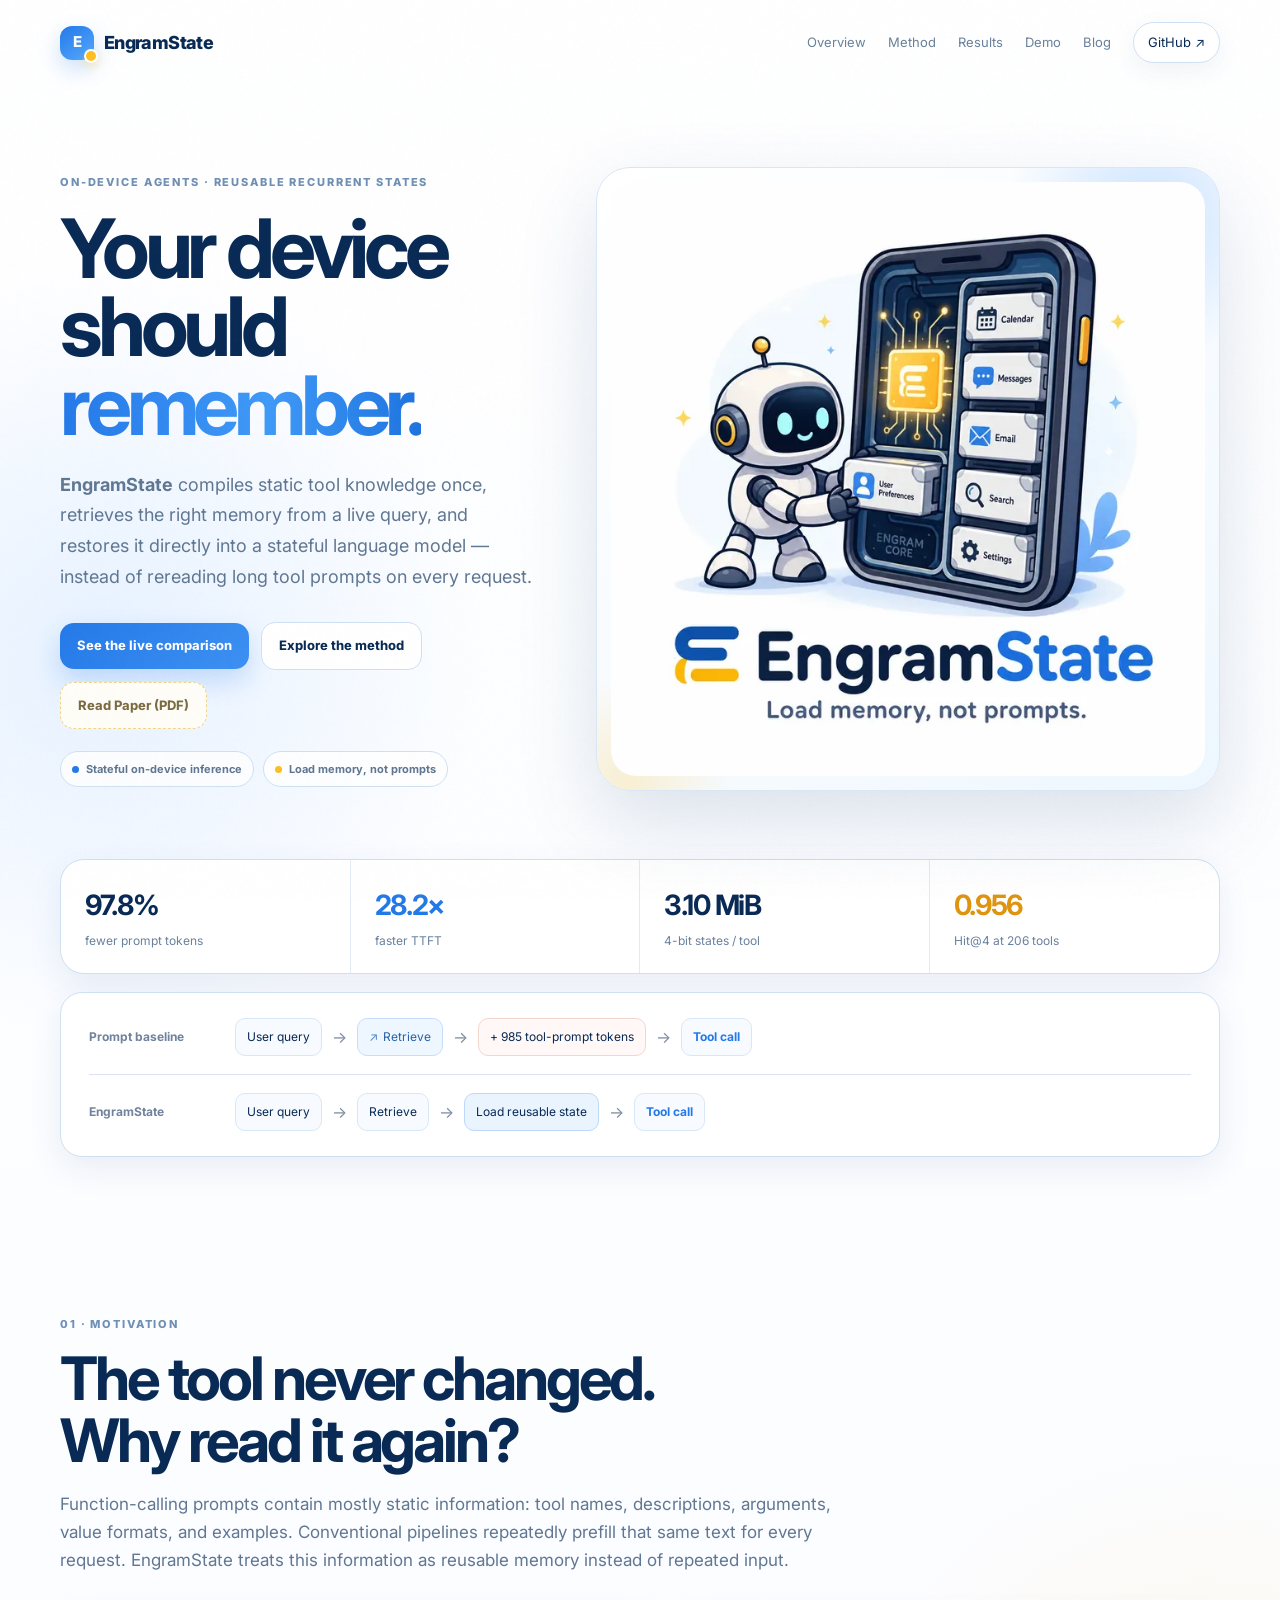
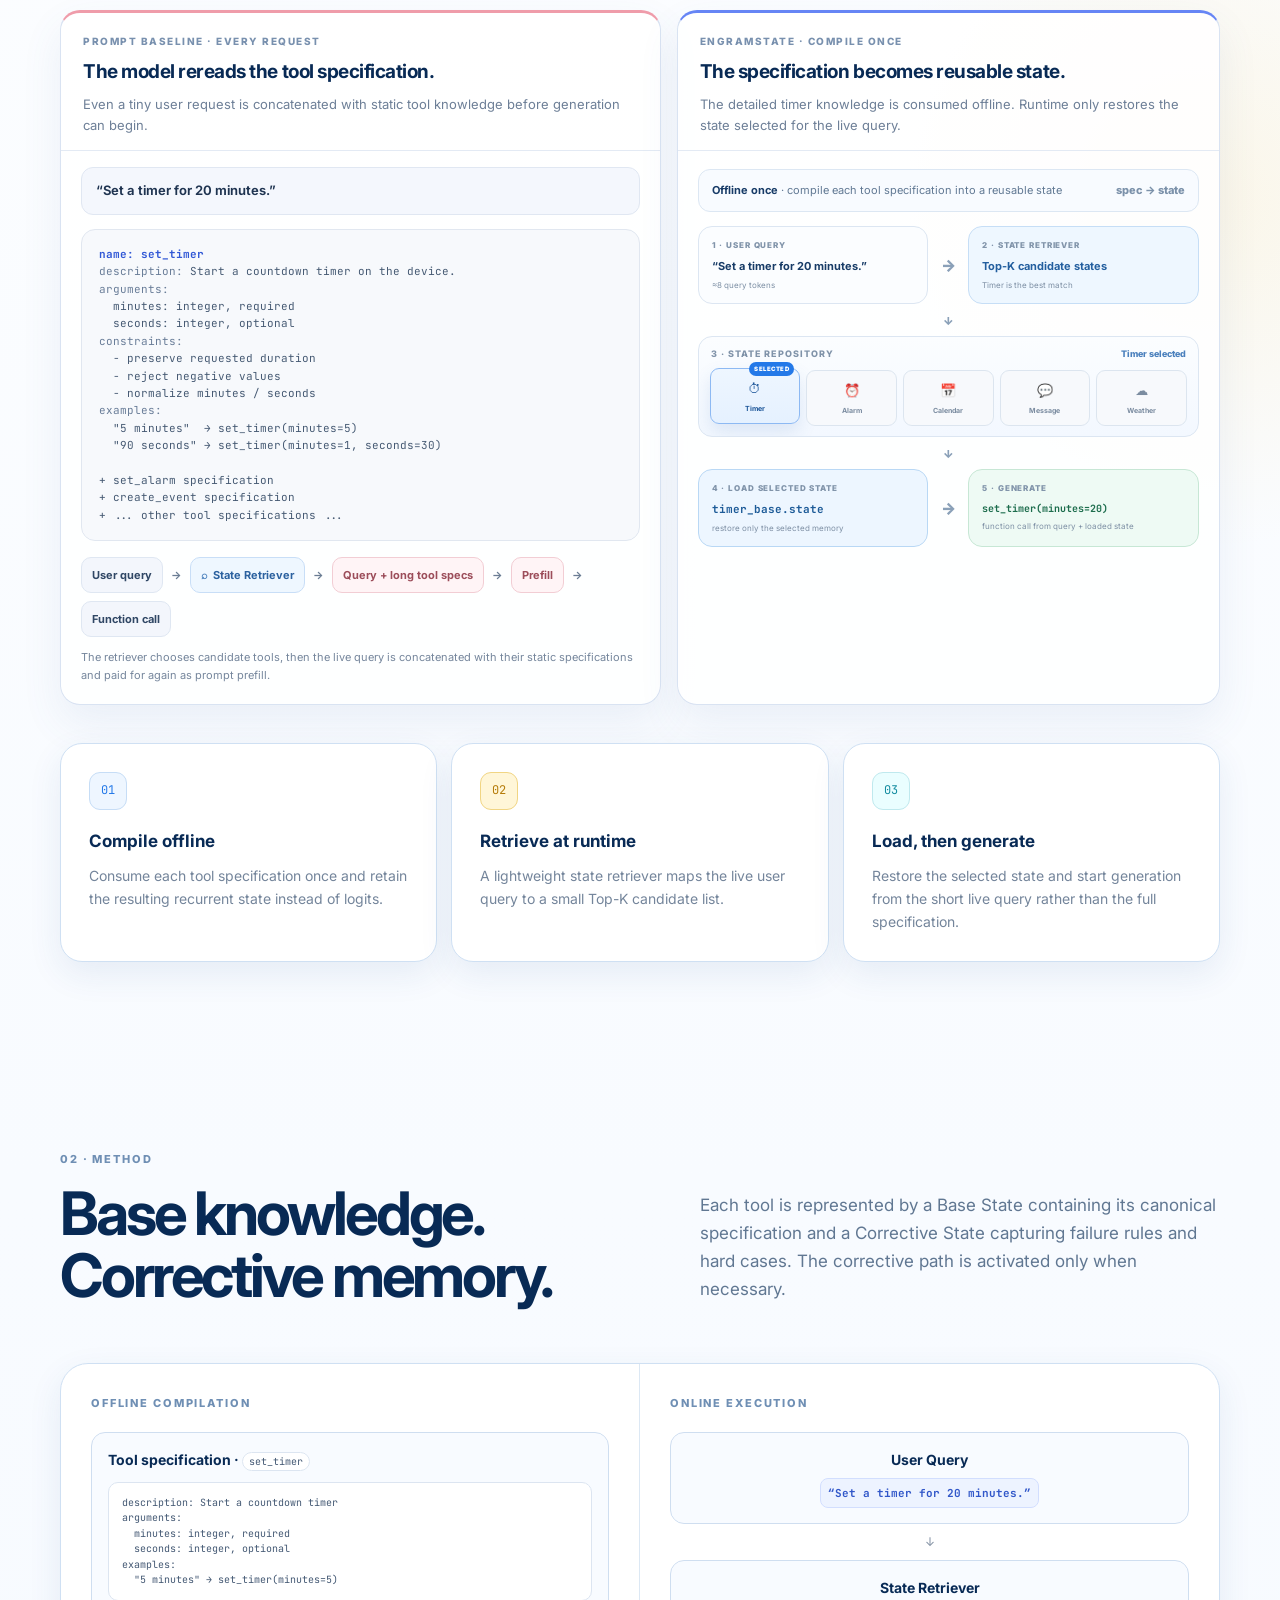
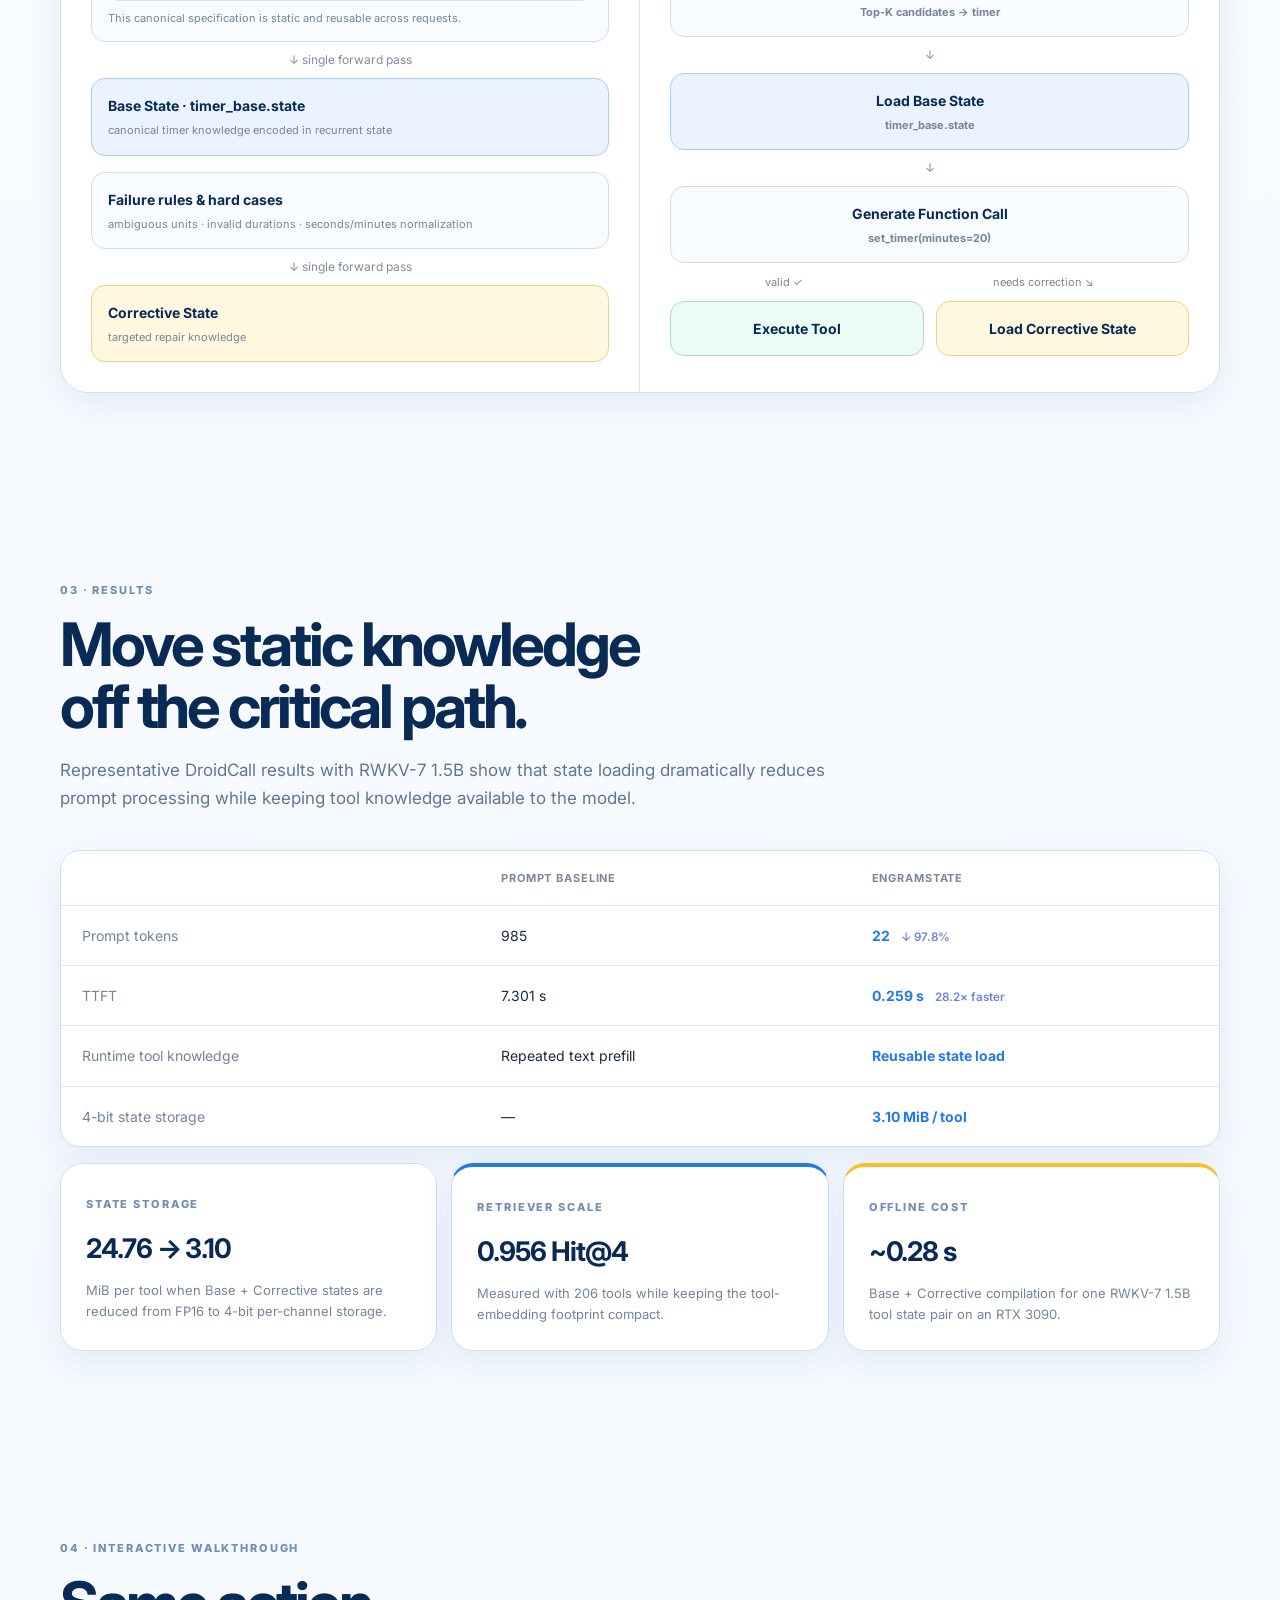
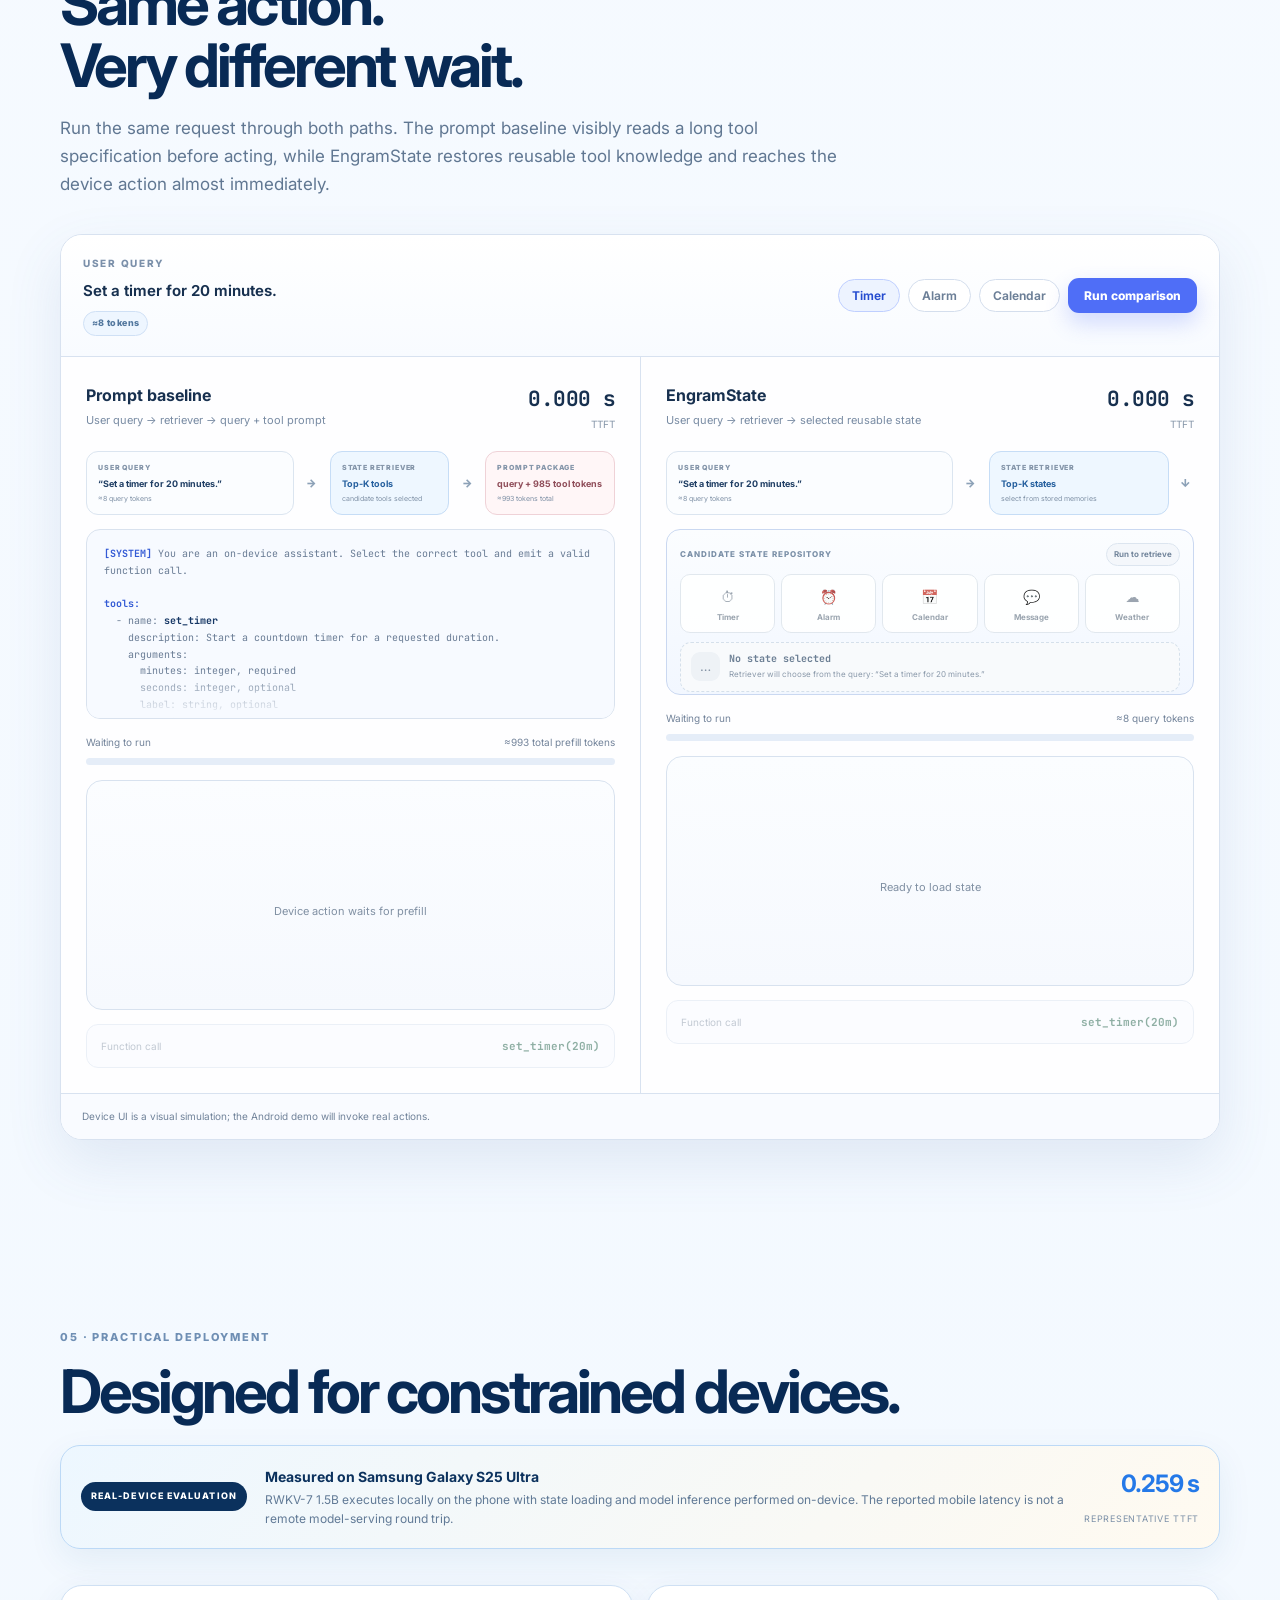
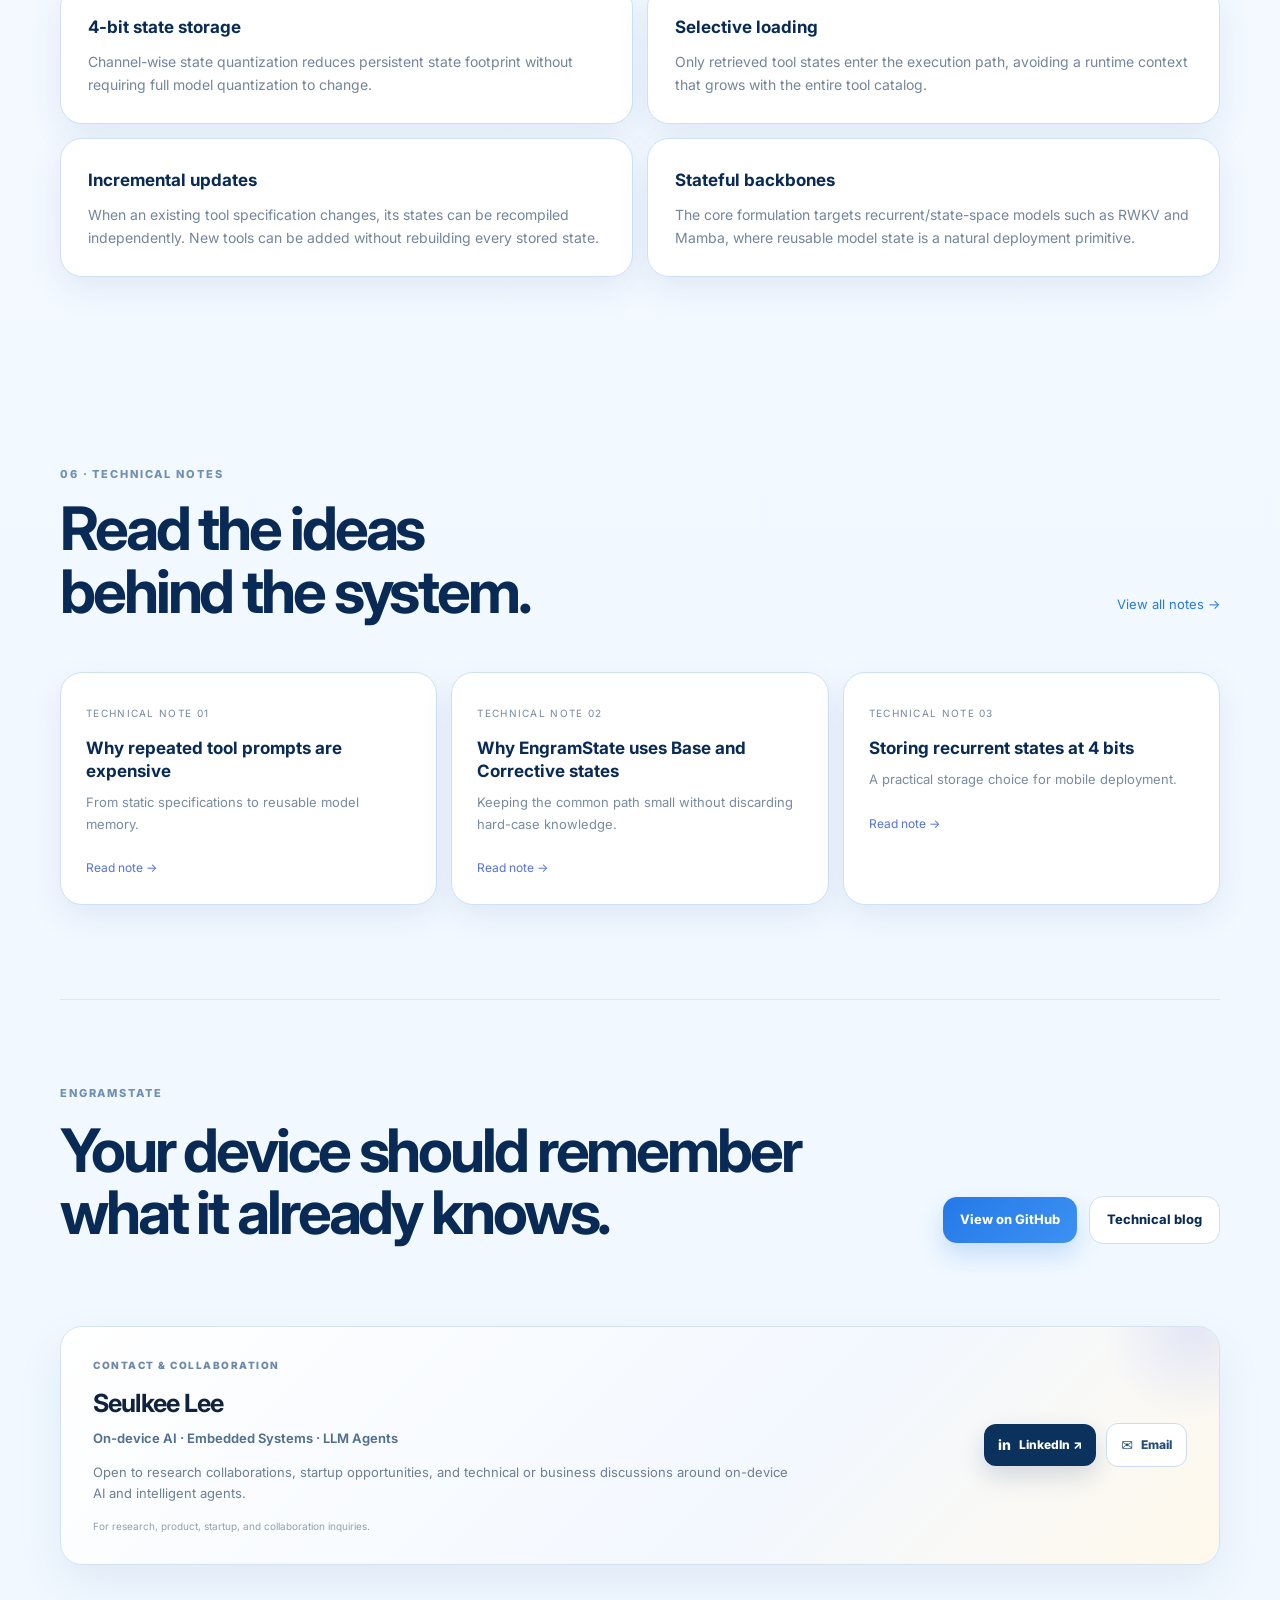
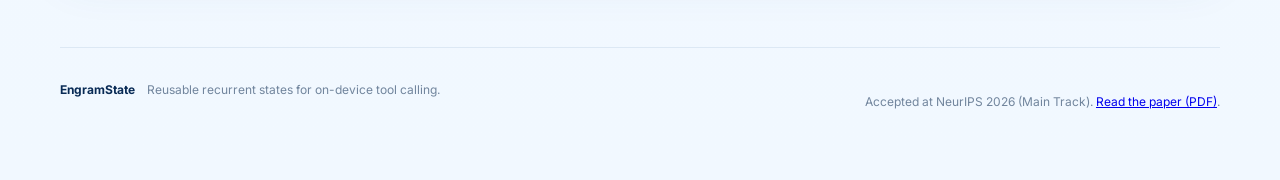
<file: docs/index.html>
<!doctype html>
<html lang="en">
<head>
  <meta charset="utf-8" />
  <meta name="viewport" content="width=device-width, initial-scale=1" />
  <meta name="description" content="EngramState — reusable recurrent states for fast, memory-efficient on-device tool calling." />
  <meta property="og:title" content="EngramState" />
  <meta property="og:description" content="Load memory, not prompts." />
  <meta property="og:type" content="website" />
  <title>EngramState — Reusable Recurrent States for On-Device Tool Calling</title>
  <link rel="preconnect" href="https://fonts.googleapis.com">
  <link rel="preconnect" href="https://fonts.gstatic.com" crossorigin>
  <link href="https://fonts.googleapis.com/css2?family=Inter:wght@400;500;600;700;800&family=JetBrains+Mono:wght@400;500;600&display=swap" rel="stylesheet">
  <link rel="stylesheet" href="./style.css" />
  <link rel="stylesheet" href="./example.css" />
  <link rel="stylesheet" href="./brand.css" />
</head>
<body>
  <div class="noise"></div>
  <header class="nav shell">
    <a class="brand" href="#top"><span class="brand-mark">E</span> EngramState</a>
    <nav>
      <a href="#overview">Overview</a>
      <a href="#method">Method</a>
      <a href="#results">Results</a>
      <a href="#demo">Demo</a>
      <a href="./blog/">Blog</a>
      <a class="github" href="https://github.com/Agent-SK/ES">GitHub ↗</a>
    </nav>
  </header>

  <main id="top">
    <section class="hero hero-split shell">
      <div class="hero-copy">
        <div class="eyebrow">ON-DEVICE AGENTS · REUSABLE RECURRENT STATES</div>
        <h1>Your device should<br><span>remember.</span></h1>
        <p class="lead"><strong>EngramState</strong> compiles static tool knowledge once, retrieves the right memory from a live query, and restores it directly into a stateful language model — instead of rereading long tool prompts on every request.</p>
        <div class="cta-row">
          <a class="button primary" href="#demo">See the live comparison</a>
          <a class="button secondary" href="#method">Explore the method</a>
          <a class="button ghost" href="./EngramState_NeurIPS2026.pdf" target="_blank" rel="noopener noreferrer">Read Paper (PDF)</a>
        </div>
        <div class="hero-badges">
          <span class="hero-badge">Stateful on-device inference</span>
          <span class="hero-badge yellow">Load memory, not prompts</span>
        </div>
      </div>

      <div class="hero-art-wrap">
        <img data-engram-art alt="EngramState illustration: an on-device agent organizing reusable tool memories inside a smartphone" />
        <div class="hero-art-note"><strong>EngramState</strong><span>Reusable tool knowledge for on-device agents</span></div>
      </div>
    </section>

    <section class="hero-after shell">
      <div class="hero-metrics">
        <div><strong>97.8%</strong><span>fewer prompt tokens</span></div>
        <div><strong>28.2×</strong><span>faster TTFT</span></div>
        <div><strong>3.10 MiB</strong><span>4-bit states / tool</span></div>
        <div><strong>0.956</strong><span>Hit@4 at 206 tools</span></div>
      </div>

      <div class="hero-card">
        <div class="lane old">
          <div class="lane-label">Prompt baseline</div>
          <div class="pipeline"><span>User query</span><b>+</b><span class="hot">985 tool-prompt tokens</span><i>→</i><span>Long prefill</span><i>→</i><strong>Tool call</strong></div>
        </div>
        <div class="divider"></div>
        <div class="lane new">
          <div class="lane-label">EngramState</div>
          <div class="pipeline"><span>User query</span><i>→</i><span>Retrieve</span><i>→</i><span class="cool">Load reusable state</span><i>→</i><strong>Tool call</strong></div>
        </div>
      </div>
    </section>

    <section id="overview" class="section shell">
      <div class="section-kicker">01 · MOTIVATION</div>
      <h2>The tool never changed.<br>Why read it again?</h2>
      <p class="section-copy">Function-calling prompts contain mostly static information: tool names, descriptions, arguments, value formats, and examples. Conventional pipelines repeatedly prefill that same text for every request. EngramState treats this information as reusable memory instead of repeated input.</p>

      <div class="tool-example-grid">
        <article class="tool-example baseline">
          <div class="tool-example-head">
            <span class="tool-example-label">PROMPT BASELINE · EVERY REQUEST</span>
            <h3>The model rereads the tool specification.</h3>
            <p>Even a tiny user request is concatenated with static tool knowledge before generation can begin.</p>
          </div>
          <div class="tool-example-query">“Set a timer for 20 minutes.”</div>
          <pre class="tool-spec-code"><span class="spec-name">name: set_timer</span>
<span class="spec-key">description:</span> Start a countdown timer on the device.
<span class="spec-key">arguments:</span>
  minutes: integer, required
  seconds: integer, optional
<span class="spec-key">constraints:</span>
  - preserve requested duration
  - reject negative values
  - normalize minutes / seconds
<span class="spec-key">examples:</span>
  "5 minutes"  → set_timer(minutes=5)
  "90 seconds" → set_timer(minutes=1, seconds=30)

+ set_alarm specification
+ create_event specification
+ ... other tool specifications ...</pre>
          <div class="tool-example-flow">
            <div class="flow-line"><span class="flow-pill">User query</span><span>+</span><span class="flow-pill hot">Long tool specs</span><span>→</span><span class="flow-pill hot">Prefill</span><span>→</span><span class="flow-pill">Function call</span></div>
            <div class="tool-example-note">The same static specification is paid for again on the next request.</div>
          </div>
        </article>

        <article class="tool-example engram">
          <div class="tool-example-head">
            <span class="tool-example-label">ENGRAMSTATE · COMPILE ONCE</span>
            <h3>The specification becomes reusable state.</h3>
            <p>The detailed timer knowledge is consumed offline. Runtime only restores the state selected for the live query.</p>
          </div>
          <div class="runtime-stack">
            <div class="runtime-row"><span>Offline</span><div class="runtime-card">set_timer specification<br>↓ single forward pass</div></div>
            <div class="runtime-row"><span>Stored</span><div class="runtime-card state">timer_base.state</div></div>
            <div class="runtime-row"><span>Runtime</span><div class="runtime-card">“Set a timer for 20 minutes.”</div></div>
            <div class="runtime-row"><span>Retrieve</span><div class="runtime-card state">load timer_base.state</div></div>
            <div class="runtime-row"><span>Generate</span><div class="runtime-card call">set_timer(minutes=20)</div></div>
          </div>
        </article>
      </div>

      <div class="feature-grid">
        <article><div class="icon">01</div><h3>Compile offline</h3><p>Consume each tool specification once and retain the resulting recurrent state instead of logits.</p></article>
        <article><div class="icon">02</div><h3>Retrieve at runtime</h3><p>A lightweight state retriever maps the live user query to a small Top-K candidate list.</p></article>
        <article><div class="icon">03</div><h3>Load, then generate</h3><p>Restore the selected state and start generation from the short live query rather than the full specification.</p></article>
      </div>
    </section>

    <section id="method" class="section shell">
      <div class="section-kicker">02 · METHOD</div>
      <div class="section-heading-row">
        <div><h2>Base knowledge.<br>Corrective memory.</h2></div>
        <p class="section-copy">Each tool is represented by a Base State containing its canonical specification and a Corrective State capturing failure rules and hard cases. The corrective path is activated only when necessary.</p>
      </div>

      <div class="method-board">
        <div class="offline-column">
          <div class="board-label">OFFLINE COMPILATION</div>
          <div class="spec-card spec-card-detailed">
            <span>Tool specification · <code style="display:inline;margin:0;padding:2px 6px">set_timer</code></span>
            <code>description: Start a countdown timer
arguments:
  minutes: integer, required
  seconds: integer, optional
examples:
  "5 minutes" → set_timer(minutes=5)</code>
            <small>This canonical specification is static and reusable across requests.</small>
          </div>
          <div class="small-arrow">↓ single forward pass</div>
          <div class="state-card base"><span>Base State · timer_base.state</span><small>canonical timer knowledge encoded in recurrent state</small></div>
          <div class="spec-card muted"><span>Failure rules & hard cases</span><small>ambiguous units · invalid durations · seconds/minutes normalization</small></div>
          <div class="small-arrow">↓ single forward pass</div>
          <div class="state-card corrective"><span>Corrective State</span><small>targeted repair knowledge</small></div>
        </div>
        <div class="runtime-column">
          <div class="board-label">ONLINE EXECUTION</div>
          <div class="flow-node query">User Query <small class="query-example">“Set a timer for 20 minutes.”</small></div>
          <div class="arrow">↓</div>
          <div class="flow-node">State Retriever <small>Top-K candidates → timer</small></div>
          <div class="arrow">↓</div>
          <div class="flow-node accent">Load Base State <small>timer_base.state</small></div>
          <div class="arrow">↓</div>
          <div class="flow-node">Generate Function Call <small>set_timer(minutes=20)</small></div>
          <div class="fork"><span>valid ✓</span><span>needs correction ↘</span></div>
          <div class="runtime-bottom"><div class="flow-node success">Execute Tool</div><div class="flow-node corrective-node">Load Corrective State</div></div>
        </div>
      </div>
    </section>

    <section id="results" class="section shell">
      <div class="section-kicker">03 · RESULTS</div>
      <h2>Move static knowledge<br>off the critical path.</h2>
      <p class="section-copy">Representative DroidCall results with RWKV-7 1.5B show that state loading dramatically reduces prompt processing while keeping tool knowledge available to the model.</p>

      <div class="comparison-table-wrap">
        <table class="comparison-table">
          <thead><tr><th></th><th>Prompt baseline</th><th>EngramState</th></tr></thead>
          <tbody>
            <tr><td>Prompt tokens</td><td>985</td><td class="win">22 <small>↓ 97.8%</small></td></tr>
            <tr><td>TTFT</td><td>7.301 s</td><td class="win">0.259 s <small>28.2× faster</small></td></tr>
            <tr><td>Runtime tool knowledge</td><td>Repeated text prefill</td><td class="win">Reusable state load</td></tr>
            <tr><td>4-bit state storage</td><td>—</td><td class="win">3.10 MiB / tool</td></tr>
          </tbody>
        </table>
      </div>

      <div class="results-grid">
        <article><span class="mini-label">STATE STORAGE</span><strong>24.76 → 3.10</strong><p>MiB per tool when Base + Corrective states are reduced from FP16 to 4-bit per-channel storage.</p></article>
        <article><span class="mini-label">RETRIEVER SCALE</span><strong>0.956 Hit@4</strong><p>Measured with 206 tools while keeping the tool-embedding footprint compact.</p></article>
        <article><span class="mini-label">OFFLINE COST</span><strong>~0.28 s</strong><p>Base + Corrective compilation for one RWKV-7 1.5B tool state pair on an RTX 3090.</p></article>
      </div>
    </section>

    <section id="demo" class="section shell">
      <div class="section-kicker">04 · INTERACTIVE WALKTHROUGH</div>
      <h2>See what happens<br>between query and action.</h2>
      <p class="section-copy">This browser walkthrough visualizes the execution path. The Android application will use the real on-device model and invoke actual device actions.</p>
    </section>

    <section class="section shell storage-section">
      <div class="section-kicker">05 · PRACTICAL DEPLOYMENT</div>
      <h2>Designed for constrained devices.</h2>
      <div class="deployment-grid">
        <article><h3>4-bit state storage</h3><p>Channel-wise state quantization reduces persistent state footprint without requiring full model quantization to change.</p></article>
        <article><h3>Selective loading</h3><p>Only retrieved tool states enter the execution path, avoiding a runtime context that grows with the entire tool catalog.</p></article>
        <article><h3>Incremental updates</h3><p>When an existing tool specification changes, its states can be recompiled independently. New tools can be added without rebuilding every stored state.</p></article>
        <article><h3>Stateful backbones</h3><p>The core formulation targets recurrent/state-space models such as RWKV and Mamba, where reusable model state is a natural deployment primitive.</p></article>
      </div>
    </section>

    <section id="blog" class="section shell">
      <div class="section-kicker">06 · TECHNICAL NOTES</div>
      <div class="section-heading-row"><h2>Read the ideas<br>behind the system.</h2><a class="text-link" href="./blog/">View all notes →</a></div>
      <div class="posts">
        <a href="./blog/why-reusable-states.html"><article><time>Technical note 01</time><h3>Why repeated tool prompts are expensive</h3><p>From static specifications to reusable model memory.</p><span>Read note →</span></article></a>
        <a href="./blog/base-corrective.html"><article><time>Technical note 02</time><h3>Why EngramState uses Base and Corrective states</h3><p>Keeping the common path small without discarding hard-case knowledge.</p><span>Read note →</span></article></a>
        <a href="./blog/four-bit-states.html"><article><time>Technical note 03</time><h3>Storing recurrent states at 4 bits</h3><p>A practical storage choice for mobile deployment.</p><span>Read note →</span></article></a>
      </div>
    </section>

    <section class="closing shell">
      <div><span class="section-kicker">ENGRAMSTATE</span><h2>Your device should remember<br>what it already knows.</h2></div>
      <div class="cta-row"><a class="button primary" href="https://github.com/Agent-SK/ES">View on GitHub</a><a class="button secondary" href="./blog/">Technical blog</a></div>
    </section>
  </main>

  <footer class="shell">
    <div><b>EngramState</b><span>Reusable recurrent states for on-device tool calling.</span></div>
    <p>Accepted at NeurIPS 2026 (Main Track). <a href="./EngramState_NeurIPS2026.pdf" target="_blank" rel="noopener noreferrer">Read the paper (PDF)</a>.</p>
  </footer>

  <script src="./hero-loader.js"></script>
  <script src="./script.js"></script>
</body>
</html>
</file>
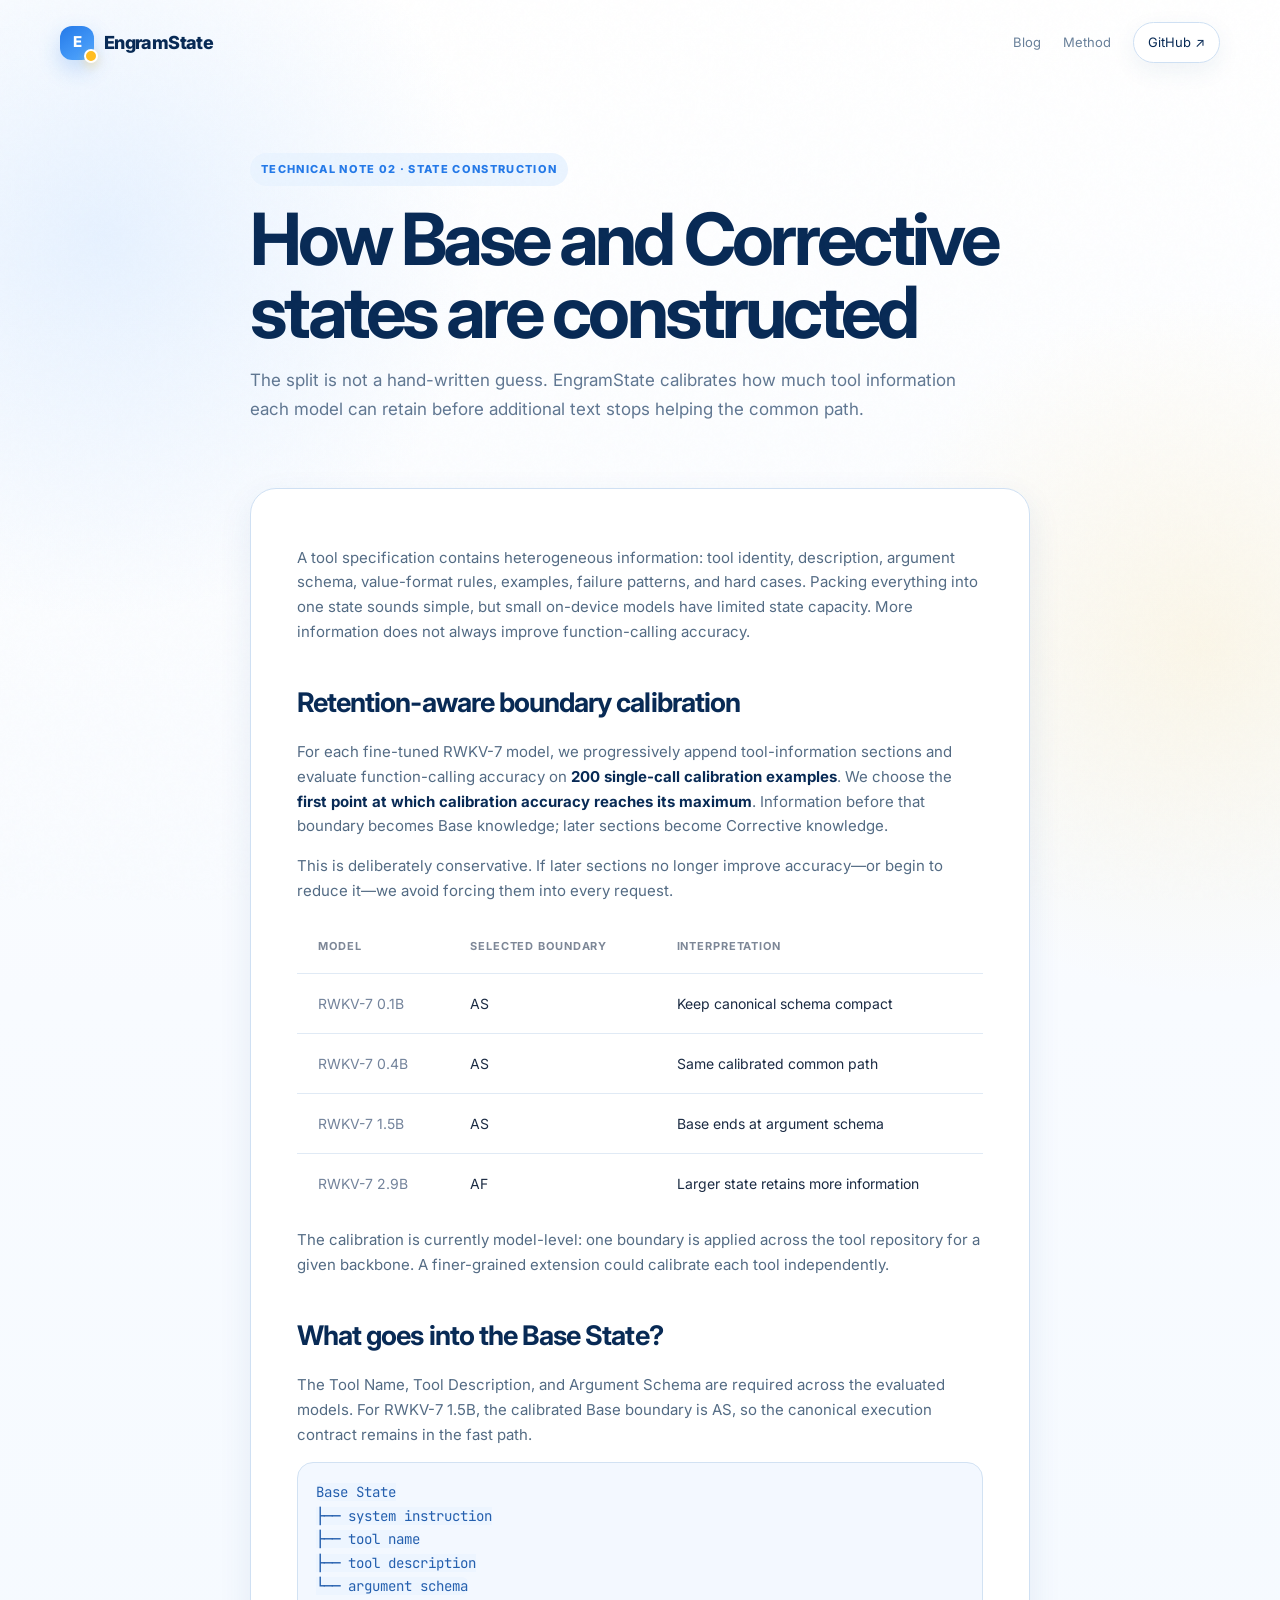
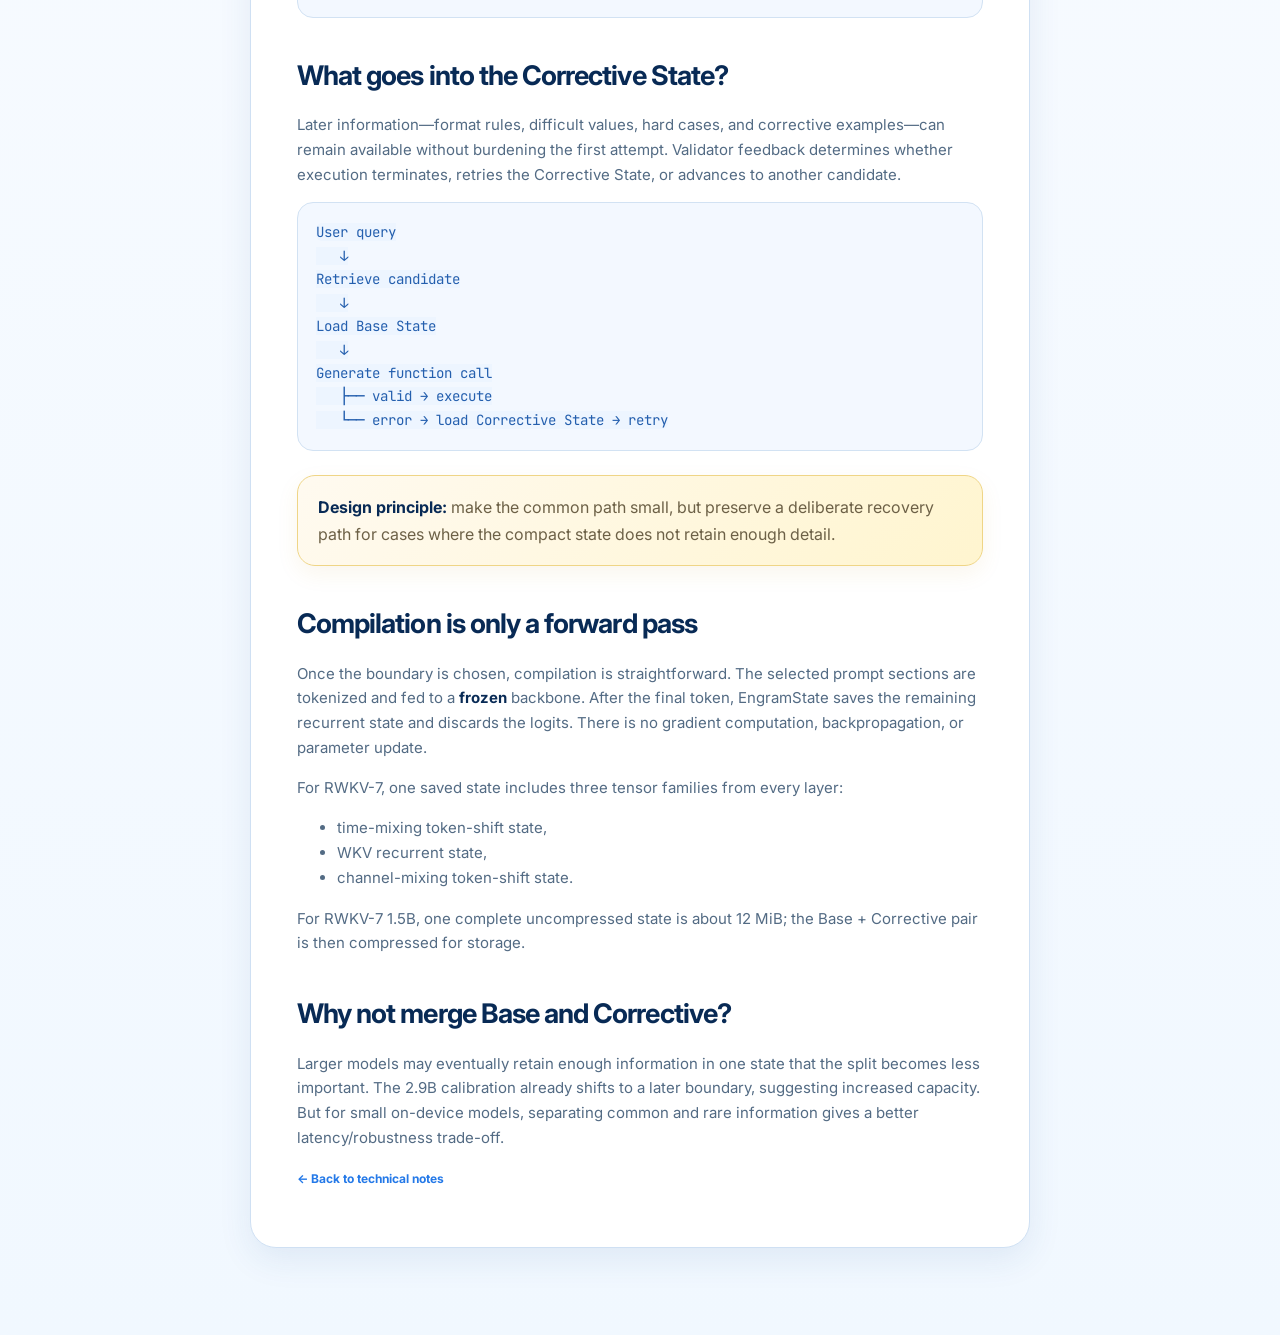
<file: docs/blog/base-corrective.html>
<!doctype html>
<html lang="en"><head><meta charset="utf-8"><meta name="viewport" content="width=device-width,initial-scale=1"><title>How Base and Corrective states are constructed · EngramState</title><link rel="preconnect" href="https://fonts.googleapis.com"><link rel="preconnect" href="https://fonts.gstatic.com" crossorigin><link href="https://fonts.googleapis.com/css2?family=Inter:wght@400;500;600;700;800&family=JetBrains+Mono:wght@400;500;600&display=swap" rel="stylesheet"><link rel="stylesheet" href="../style.css"><link rel="stylesheet" href="../brand.css"></head><body><div class="noise"></div><header class="nav shell"><a class="brand" href="../"><span class="brand-mark">E</span> EngramState</a><nav><a href="./">Blog</a><a href="../#method">Method</a><a class="github" href="https://github.com/Agent-SK/ES">GitHub ↗</a></nav></header><main>
<section class="article-hero article-shell"><div class="article-meta">Technical note 02 · State construction</div><h1>How Base and Corrective states are constructed</h1><p>The split is not a hand-written guess. EngramState calibrates how much tool information each model can retain before additional text stops helping the common path.</p></section>
<article class="article-card article-shell">
<p>A tool specification contains heterogeneous information: tool identity, description, argument schema, value-format rules, examples, failure patterns, and hard cases. Packing everything into one state sounds simple, but small on-device models have limited state capacity. More information does not always improve function-calling accuracy.</p>
<h2>Retention-aware boundary calibration</h2>
<p>For each fine-tuned RWKV-7 model, we progressively append tool-information sections and evaluate function-calling accuracy on <strong>200 single-call calibration examples</strong>. We choose the <strong>first point at which calibration accuracy reaches its maximum</strong>. Information before that boundary becomes Base knowledge; later sections become Corrective knowledge.</p>
<p>This is deliberately conservative. If later sections no longer improve accuracy—or begin to reduce it—we avoid forcing them into every request.</p>
<table class="comparison-table"><thead><tr><th>Model</th><th>Selected boundary</th><th>Interpretation</th></tr></thead><tbody><tr><td>RWKV-7 0.1B</td><td>AS</td><td>Keep canonical schema compact</td></tr><tr><td>RWKV-7 0.4B</td><td>AS</td><td>Same calibrated common path</td></tr><tr><td>RWKV-7 1.5B</td><td>AS</td><td>Base ends at argument schema</td></tr><tr><td>RWKV-7 2.9B</td><td>AF</td><td>Larger state retains more information</td></tr></tbody></table>
<p>The calibration is currently model-level: one boundary is applied across the tool repository for a given backbone. A finer-grained extension could calibrate each tool independently.</p>
<h2>What goes into the Base State?</h2>
<p>The Tool Name, Tool Description, and Argument Schema are required across the evaluated models. For RWKV-7 1.5B, the calibrated Base boundary is AS, so the canonical execution contract remains in the fast path.</p>
<pre><code>Base State
├── system instruction
├── tool name
├── tool description
└── argument schema</code></pre>
<h2>What goes into the Corrective State?</h2>
<p>Later information—format rules, difficult values, hard cases, and corrective examples—can remain available without burdening the first attempt. Validator feedback determines whether execution terminates, retries the Corrective State, or advances to another candidate.</p>
<pre><code>User query
   ↓
Retrieve candidate
   ↓
Load Base State
   ↓
Generate function call
   ├── valid → execute
   └── error → load Corrective State → retry</code></pre>
<div class="article-callout"><strong>Design principle:</strong> make the common path small, but preserve a deliberate recovery path for cases where the compact state does not retain enough detail.</div>
<h2>Compilation is only a forward pass</h2>
<p>Once the boundary is chosen, compilation is straightforward. The selected prompt sections are tokenized and fed to a <strong>frozen</strong> backbone. After the final token, EngramState saves the remaining recurrent state and discards the logits. There is no gradient computation, backpropagation, or parameter update.</p>
<p>For RWKV-7, one saved state includes three tensor families from every layer:</p>
<ul><li>time-mixing token-shift state,</li><li>WKV recurrent state,</li><li>channel-mixing token-shift state.</li></ul>
<p>For RWKV-7 1.5B, one complete uncompressed state is about 12 MiB; the Base + Corrective pair is then compressed for storage.</p>
<h2>Why not merge Base and Corrective?</h2>
<p>Larger models may eventually retain enough information in one state that the split becomes less important. The 2.9B calibration already shifts to a later boundary, suggesting increased capacity. But for small on-device models, separating common and rare information gives a better latency/robustness trade-off.</p>
<p><a class="back-link" href="./">← Back to technical notes</a></p></article></main></body></html>
</file>
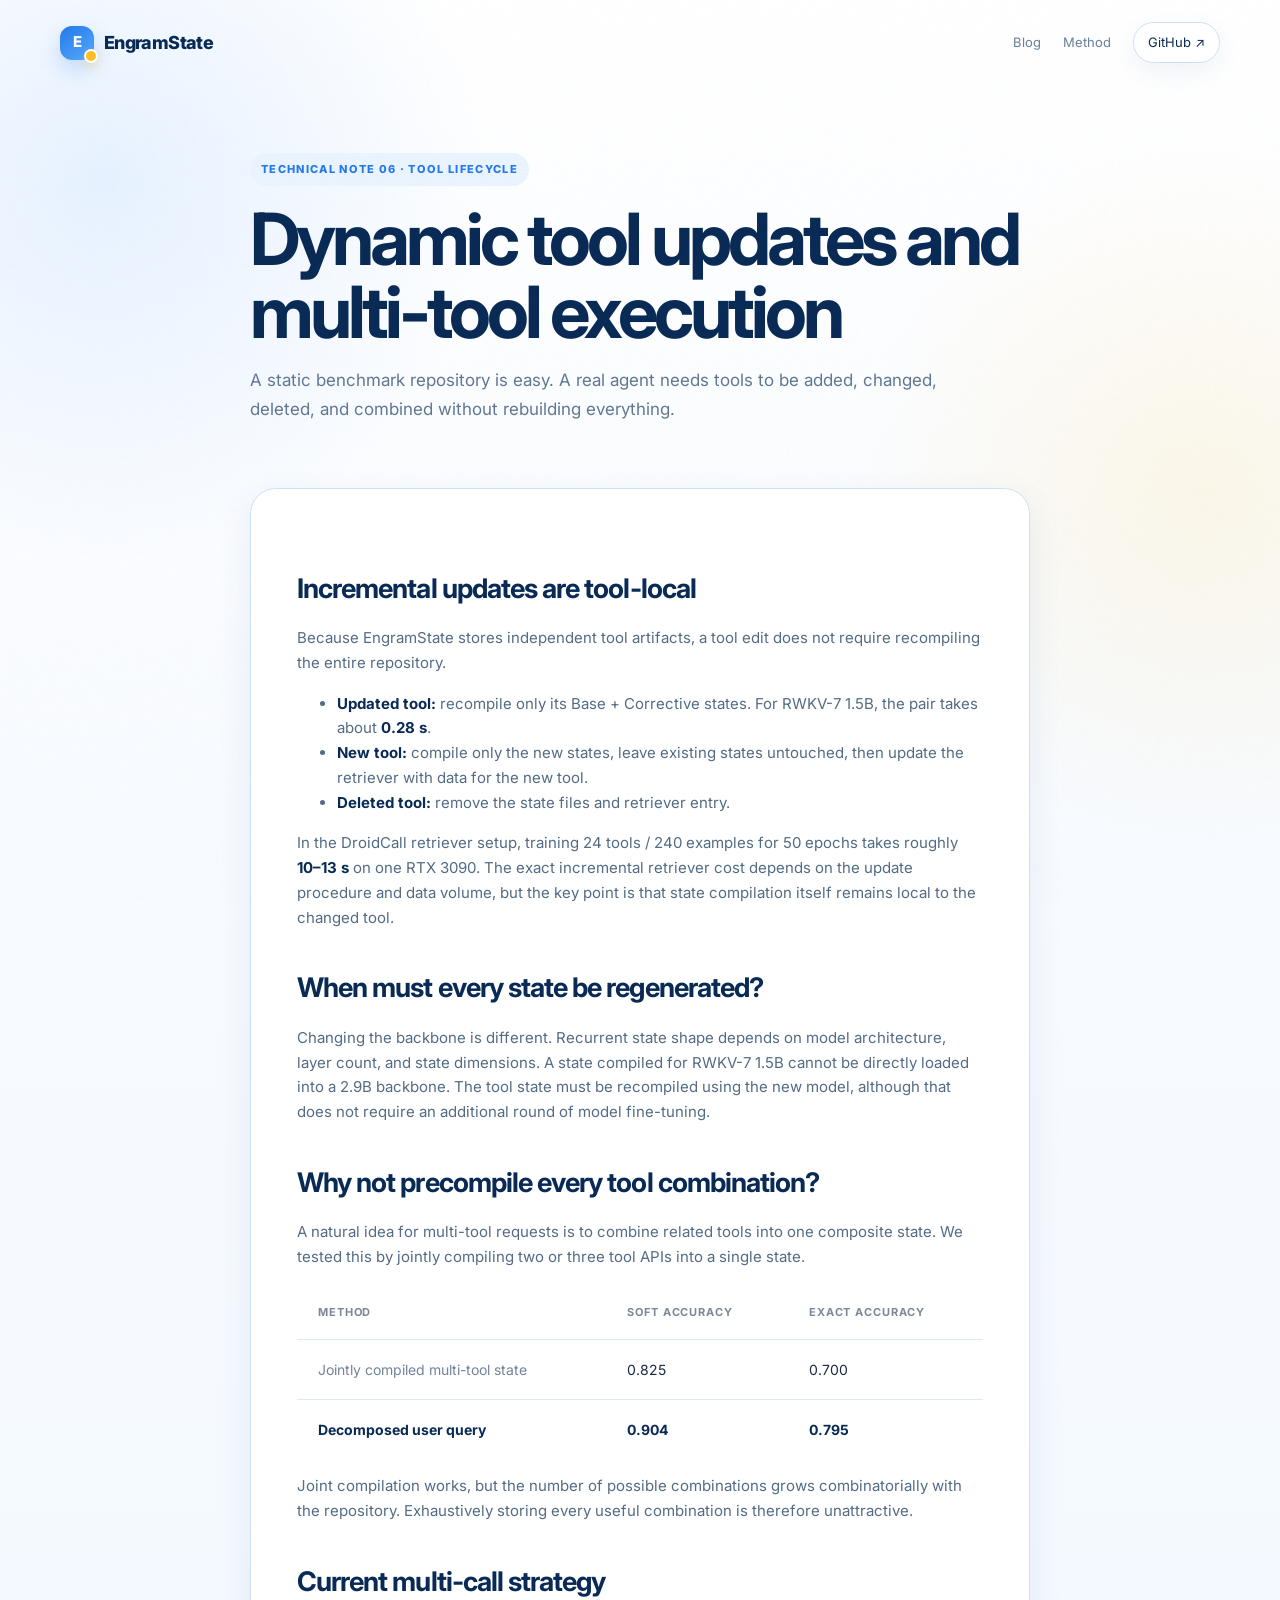
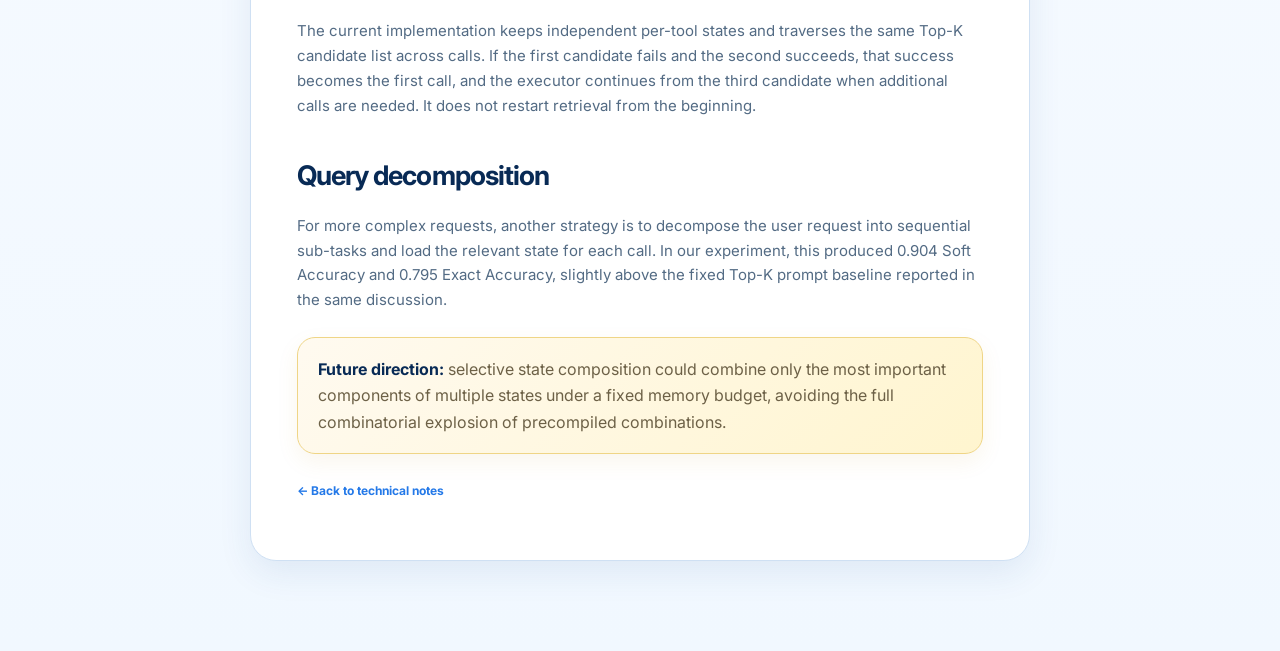
<file: docs/blog/dynamic-tools-multitool.html>
<!doctype html>
<html lang="en"><head><meta charset="utf-8"><meta name="viewport" content="width=device-width,initial-scale=1"><title>Dynamic tool updates and multi-tool execution · EngramState</title><link rel="preconnect" href="https://fonts.googleapis.com"><link rel="preconnect" href="https://fonts.gstatic.com" crossorigin><link href="https://fonts.googleapis.com/css2?family=Inter:wght@400;500;600;700;800&family=JetBrains+Mono:wght@400;500;600&display=swap" rel="stylesheet"><link rel="stylesheet" href="../style.css"><link rel="stylesheet" href="../brand.css"></head><body><div class="noise"></div><header class="nav shell"><a class="brand" href="../"><span class="brand-mark">E</span> EngramState</a><nav><a href="./">Blog</a><a href="../#method">Method</a><a class="github" href="https://github.com/Agent-SK/ES">GitHub ↗</a></nav></header><main><section class="article-hero article-shell"><div class="article-meta">Technical note 06 · Tool lifecycle</div><h1>Dynamic tool updates and multi-tool execution</h1><p>A static benchmark repository is easy. A real agent needs tools to be added, changed, deleted, and combined without rebuilding everything.</p></section><article class="article-card article-shell">
<h2>Incremental updates are tool-local</h2><p>Because EngramState stores independent tool artifacts, a tool edit does not require recompiling the entire repository.</p>
<ul><li><strong>Updated tool:</strong> recompile only its Base + Corrective states. For RWKV-7 1.5B, the pair takes about <strong>0.28 s</strong>.</li><li><strong>New tool:</strong> compile only the new states, leave existing states untouched, then update the retriever with data for the new tool.</li><li><strong>Deleted tool:</strong> remove the state files and retriever entry.</li></ul>
<p>In the DroidCall retriever setup, training 24 tools / 240 examples for 50 epochs takes roughly <strong>10–13 s</strong> on one RTX 3090. The exact incremental retriever cost depends on the update procedure and data volume, but the key point is that state compilation itself remains local to the changed tool.</p>
<h2>When must every state be regenerated?</h2><p>Changing the backbone is different. Recurrent state shape depends on model architecture, layer count, and state dimensions. A state compiled for RWKV-7 1.5B cannot be directly loaded into a 2.9B backbone. The tool state must be recompiled using the new model, although that does not require an additional round of model fine-tuning.</p>
<h2>Why not precompile every tool combination?</h2><p>A natural idea for multi-tool requests is to combine related tools into one composite state. We tested this by jointly compiling two or three tool APIs into a single state.</p>
<table class="comparison-table"><thead><tr><th>Method</th><th>Soft Accuracy</th><th>Exact Accuracy</th></tr></thead><tbody><tr><td>Jointly compiled multi-tool state</td><td>0.825</td><td>0.700</td></tr><tr><td><strong>Decomposed user query</strong></td><td><strong>0.904</strong></td><td><strong>0.795</strong></td></tr></tbody></table>
<p>Joint compilation works, but the number of possible combinations grows combinatorially with the repository. Exhaustively storing every useful combination is therefore unattractive.</p>
<h2>Current multi-call strategy</h2><p>The current implementation keeps independent per-tool states and traverses the same Top-K candidate list across calls. If the first candidate fails and the second succeeds, that success becomes the first call, and the executor continues from the third candidate when additional calls are needed. It does not restart retrieval from the beginning.</p>
<h2>Query decomposition</h2><p>For more complex requests, another strategy is to decompose the user request into sequential sub-tasks and load the relevant state for each call. In our experiment, this produced 0.904 Soft Accuracy and 0.795 Exact Accuracy, slightly above the fixed Top-K prompt baseline reported in the same discussion.</p>
<div class="article-callout"><strong>Future direction:</strong> selective state composition could combine only the most important components of multiple states under a fixed memory budget, avoiding the full combinatorial explosion of precompiled combinations.</div>
<p><a class="back-link" href="./">← Back to technical notes</a></p></article></main></body></html>
</file>
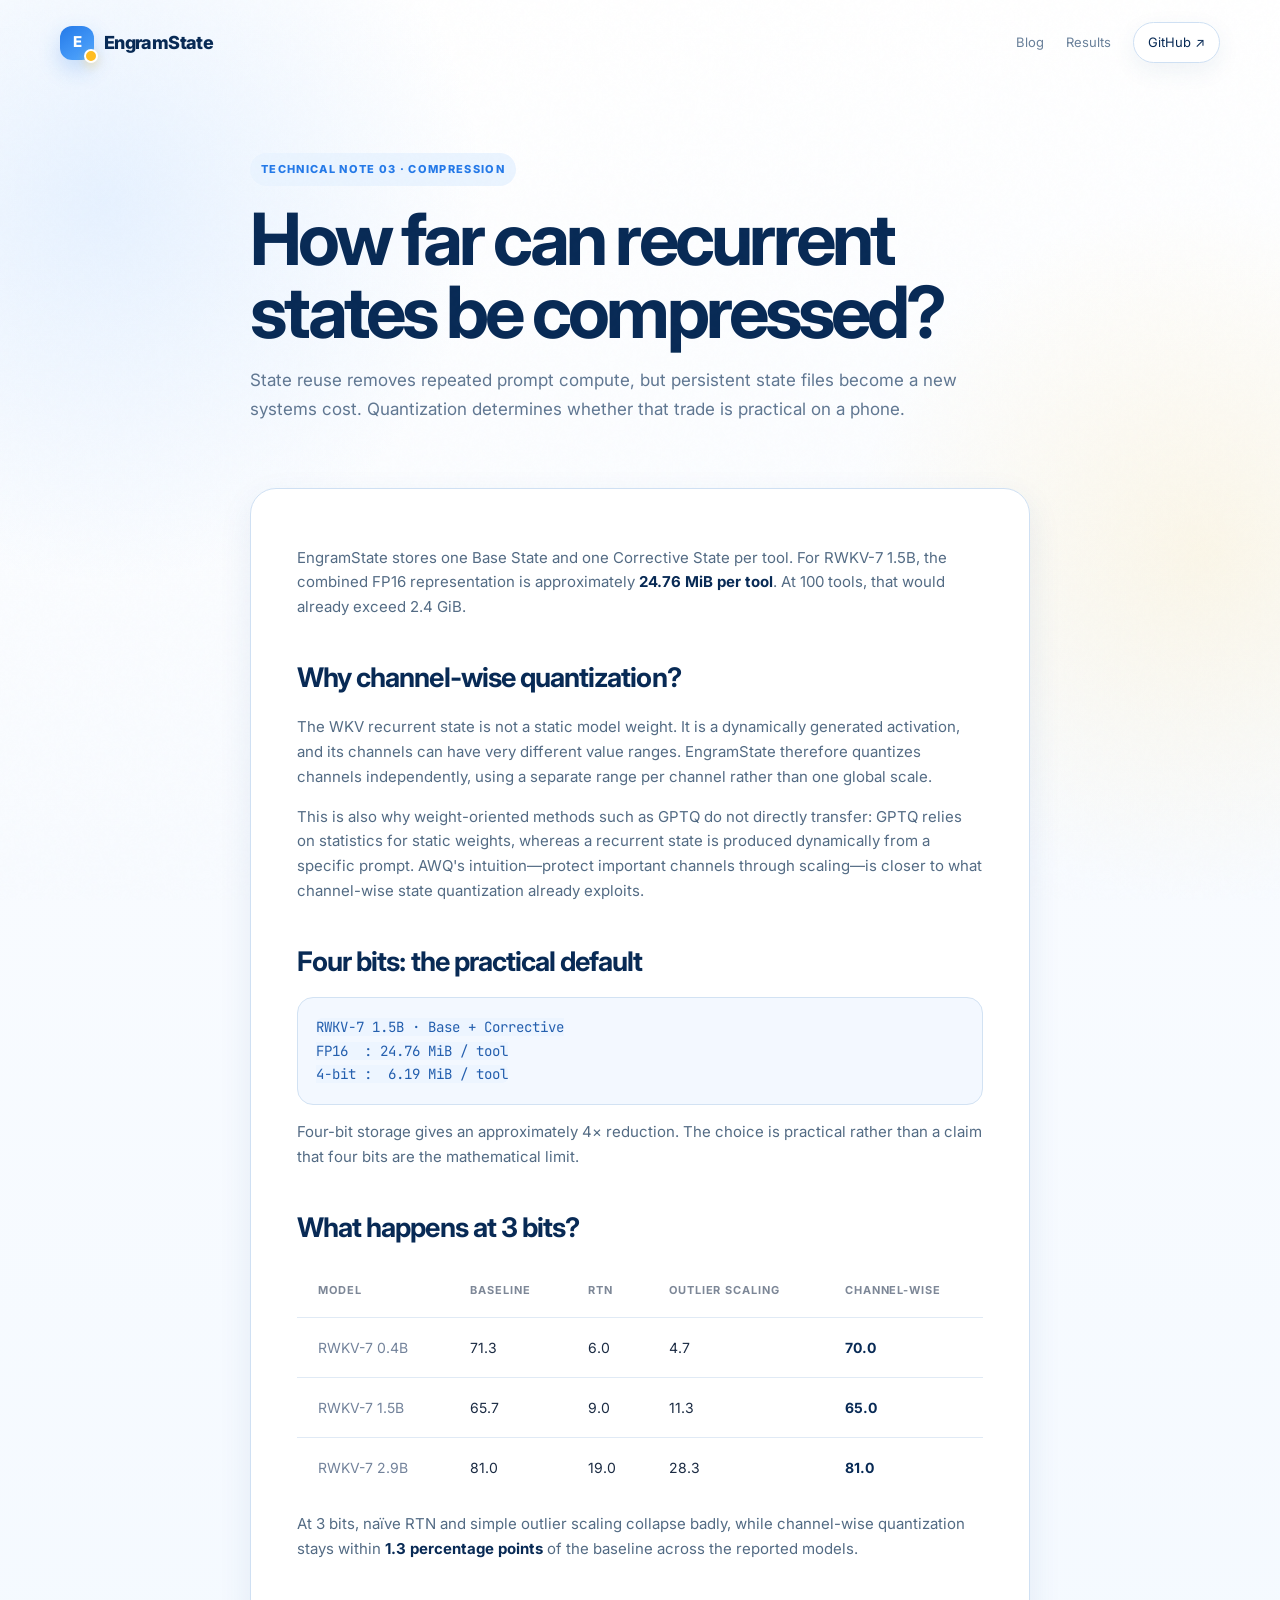
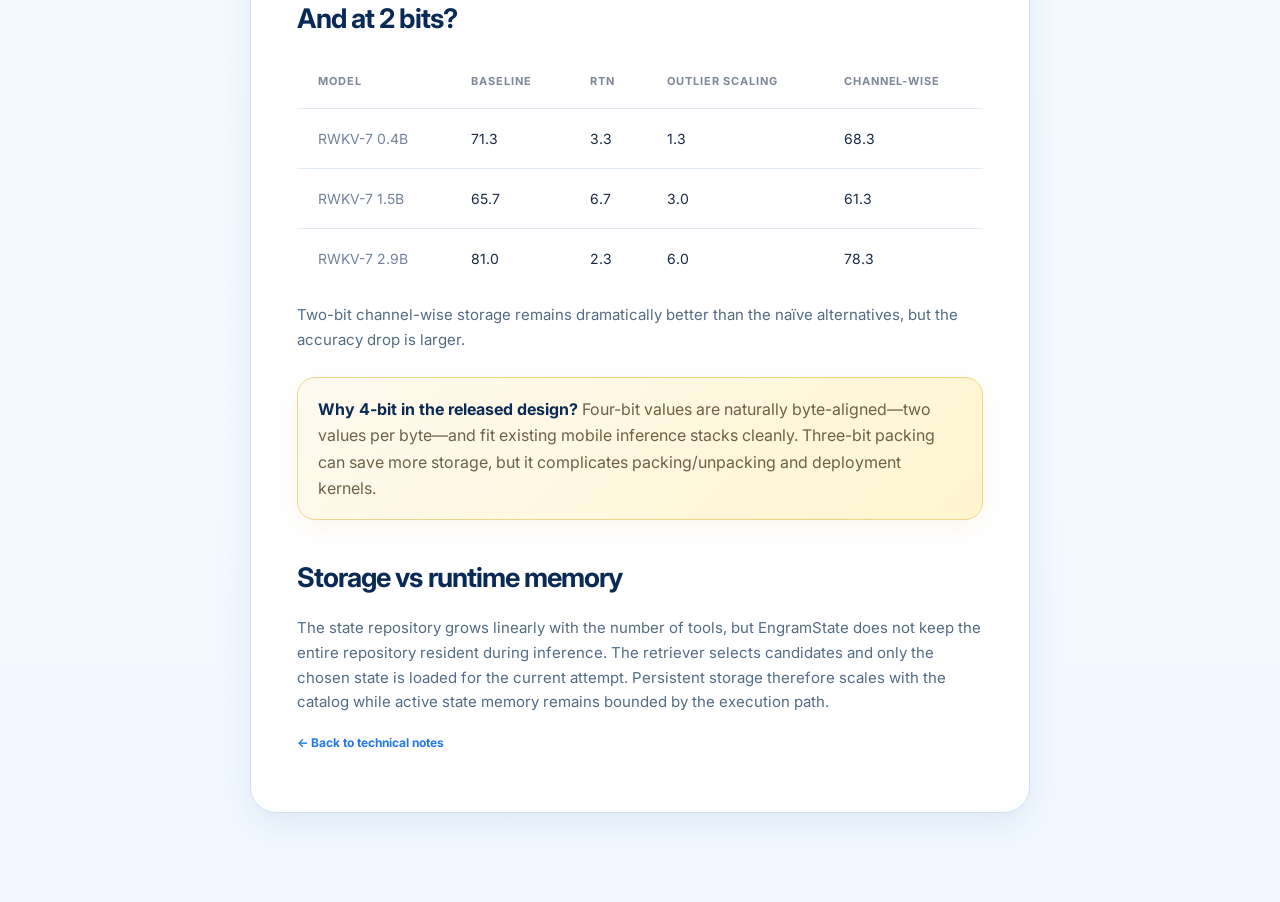
<file: docs/blog/four-bit-states.html>
<!doctype html>
<html lang="en"><head><meta charset="utf-8"><meta name="viewport" content="width=device-width,initial-scale=1"><title>How far can recurrent states be compressed? · EngramState</title><link rel="preconnect" href="https://fonts.googleapis.com"><link rel="preconnect" href="https://fonts.gstatic.com" crossorigin><link href="https://fonts.googleapis.com/css2?family=Inter:wght@400;500;600;700;800&family=JetBrains+Mono:wght@400;500;600&display=swap" rel="stylesheet"><link rel="stylesheet" href="../style.css"><link rel="stylesheet" href="../brand.css"></head><body><div class="noise"></div><header class="nav shell"><a class="brand" href="../"><span class="brand-mark">E</span> EngramState</a><nav><a href="./">Blog</a><a href="../#results">Results</a><a class="github" href="https://github.com/Agent-SK/ES">GitHub ↗</a></nav></header><main>
<section class="article-hero article-shell"><div class="article-meta">Technical note 03 · Compression</div><h1>How far can recurrent states be compressed?</h1><p>State reuse removes repeated prompt compute, but persistent state files become a new systems cost. Quantization determines whether that trade is practical on a phone.</p></section>
<article class="article-card article-shell">
<p>EngramState stores one Base State and one Corrective State per tool. For RWKV-7 1.5B, the combined FP16 representation is approximately <strong>24.76 MiB per tool</strong>. At 100 tools, that would already exceed 2.4 GiB.</p>
<h2>Why channel-wise quantization?</h2>
<p>The WKV recurrent state is not a static model weight. It is a dynamically generated activation, and its channels can have very different value ranges. EngramState therefore quantizes channels independently, using a separate range per channel rather than one global scale.</p>
<p>This is also why weight-oriented methods such as GPTQ do not directly transfer: GPTQ relies on statistics for static weights, whereas a recurrent state is produced dynamically from a specific prompt. AWQ's intuition—protect important channels through scaling—is closer to what channel-wise state quantization already exploits.</p>
<h2>Four bits: the practical default</h2>
<pre><code>RWKV-7 1.5B · Base + Corrective
FP16  : 24.76 MiB / tool
4-bit :  6.19 MiB / tool</code></pre>
<p>Four-bit storage gives an approximately 4× reduction. The choice is practical rather than a claim that four bits are the mathematical limit.</p>
<h2>What happens at 3 bits?</h2>
<table class="comparison-table"><thead><tr><th>Model</th><th>Baseline</th><th>RTN</th><th>Outlier scaling</th><th>Channel-wise</th></tr></thead><tbody><tr><td>RWKV-7 0.4B</td><td>71.3</td><td>6.0</td><td>4.7</td><td><strong>70.0</strong></td></tr><tr><td>RWKV-7 1.5B</td><td>65.7</td><td>9.0</td><td>11.3</td><td><strong>65.0</strong></td></tr><tr><td>RWKV-7 2.9B</td><td>81.0</td><td>19.0</td><td>28.3</td><td><strong>81.0</strong></td></tr></tbody></table>
<p>At 3 bits, naïve RTN and simple outlier scaling collapse badly, while channel-wise quantization stays within <strong>1.3 percentage points</strong> of the baseline across the reported models.</p>
<h2>And at 2 bits?</h2>
<table class="comparison-table"><thead><tr><th>Model</th><th>Baseline</th><th>RTN</th><th>Outlier scaling</th><th>Channel-wise</th></tr></thead><tbody><tr><td>RWKV-7 0.4B</td><td>71.3</td><td>3.3</td><td>1.3</td><td>68.3</td></tr><tr><td>RWKV-7 1.5B</td><td>65.7</td><td>6.7</td><td>3.0</td><td>61.3</td></tr><tr><td>RWKV-7 2.9B</td><td>81.0</td><td>2.3</td><td>6.0</td><td>78.3</td></tr></tbody></table>
<p>Two-bit channel-wise storage remains dramatically better than the naïve alternatives, but the accuracy drop is larger.</p>
<div class="article-callout"><strong>Why 4-bit in the released design?</strong> Four-bit values are naturally byte-aligned—two values per byte—and fit existing mobile inference stacks cleanly. Three-bit packing can save more storage, but it complicates packing/unpacking and deployment kernels.</div>
<h2>Storage vs runtime memory</h2>
<p>The state repository grows linearly with the number of tools, but EngramState does not keep the entire repository resident during inference. The retriever selects candidates and only the chosen state is loaded for the current attempt. Persistent storage therefore scales with the catalog while active state memory remains bounded by the execution path.</p>
<p><a class="back-link" href="./">← Back to technical notes</a></p></article></main></body></html>
</file>
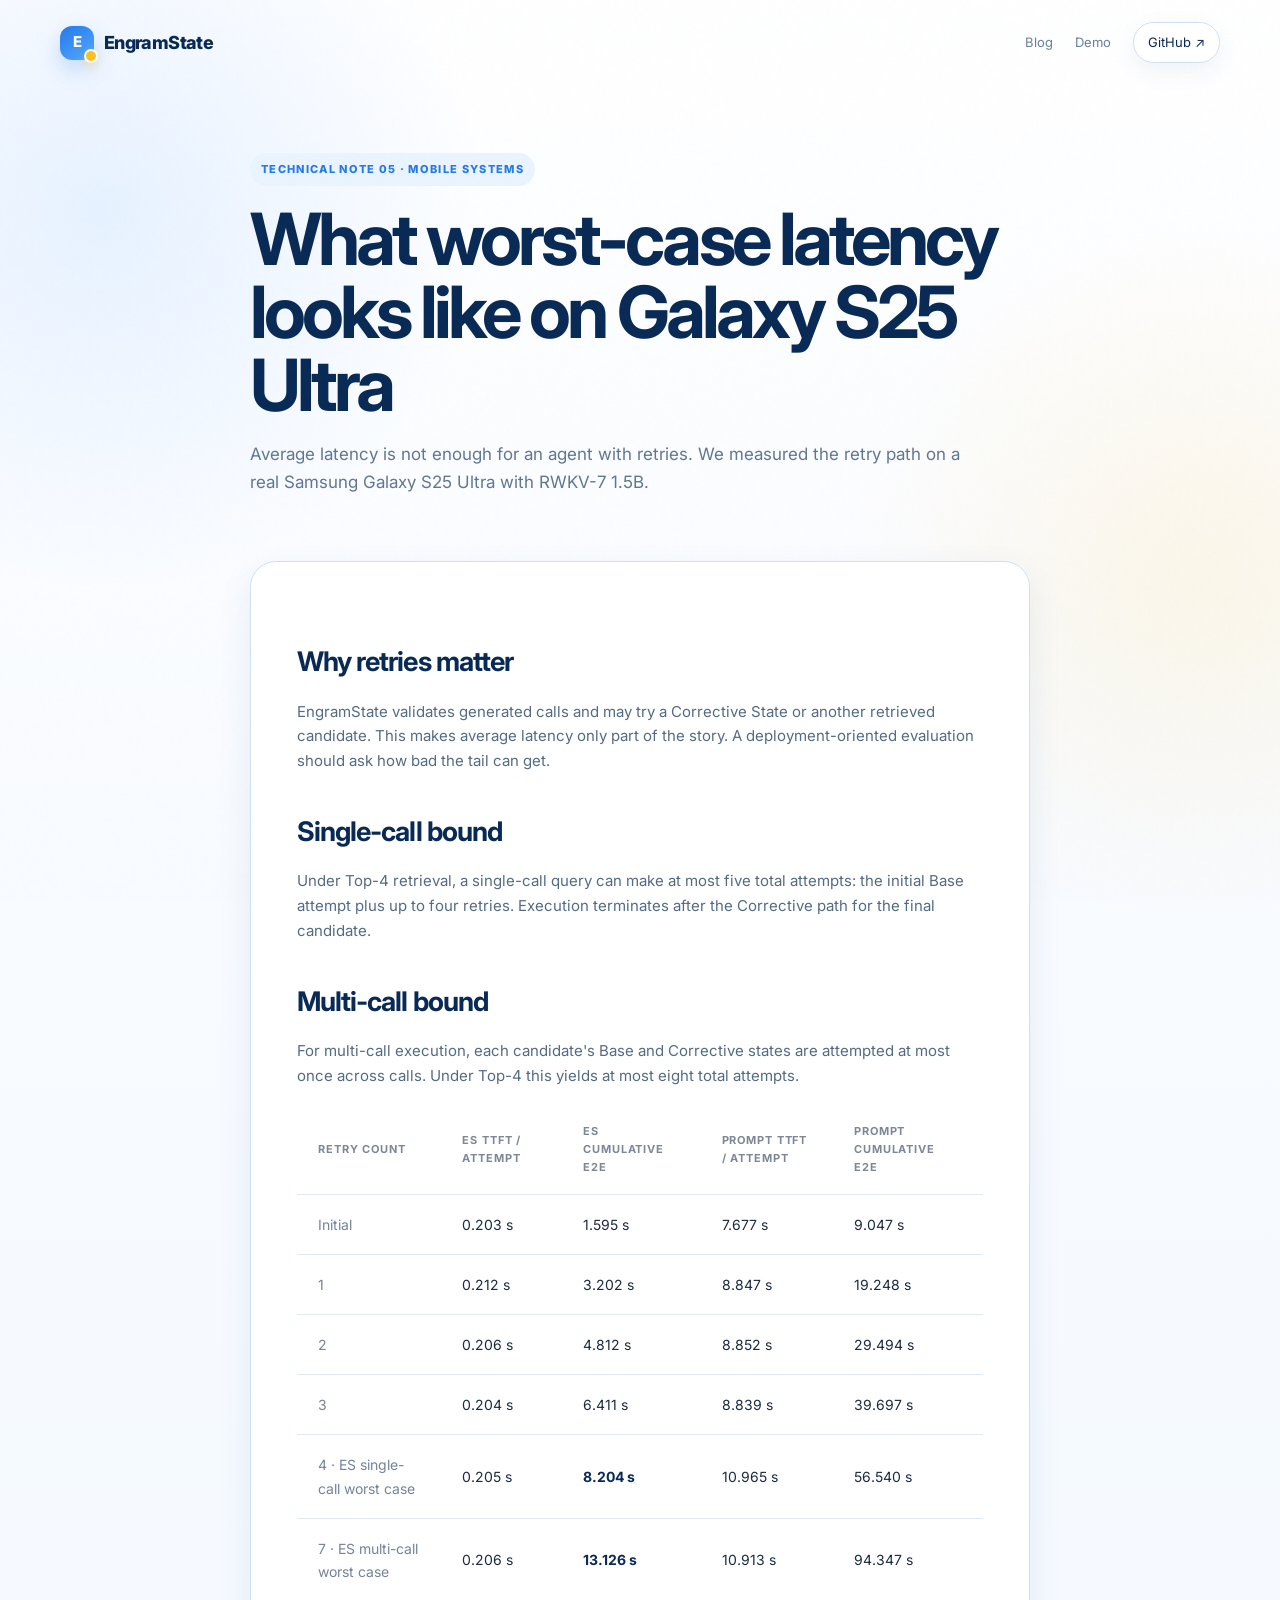
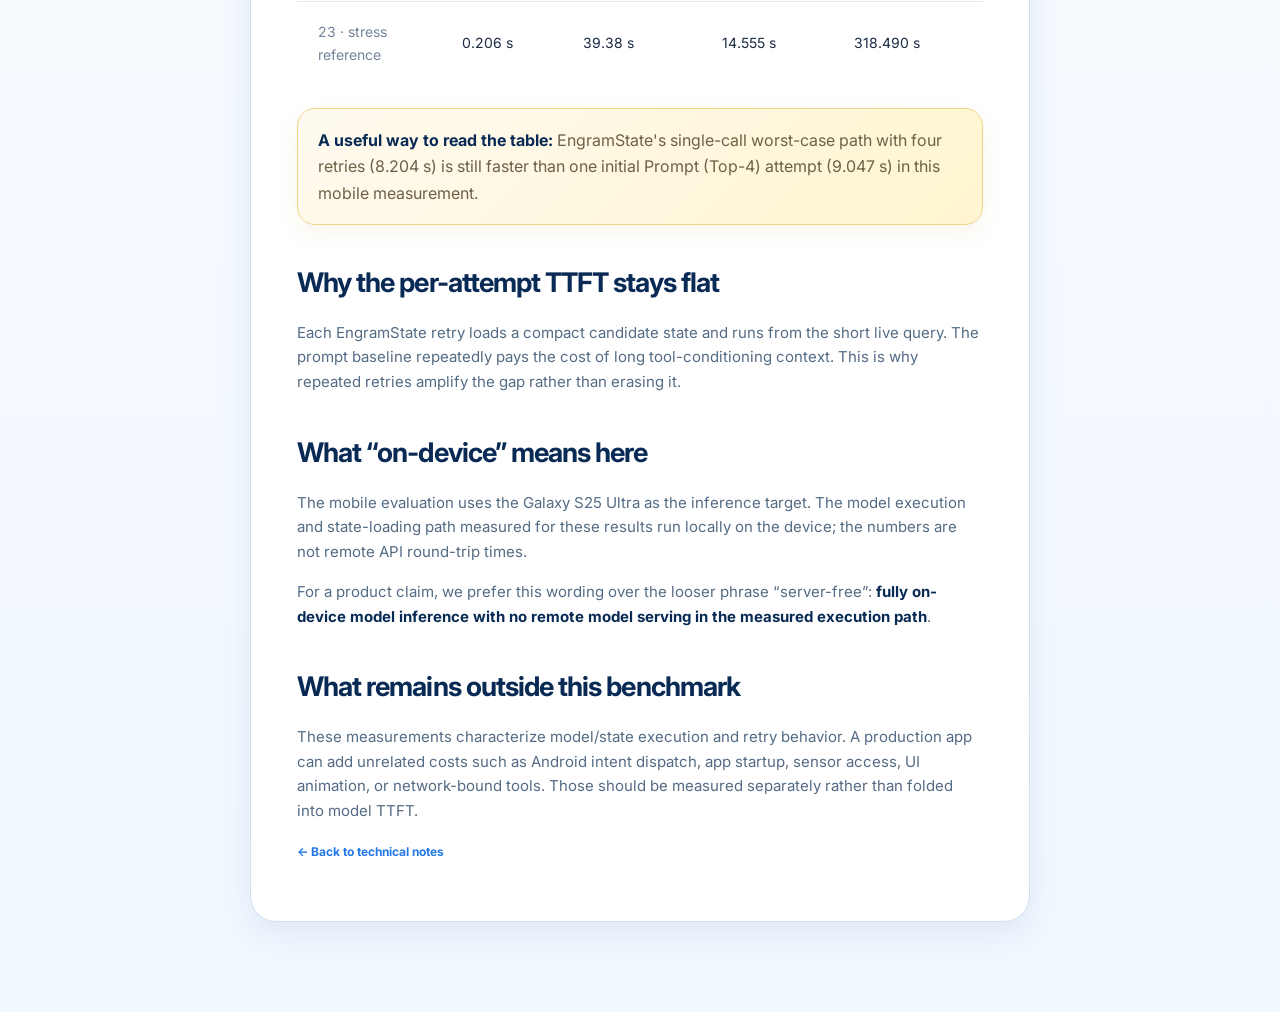
<file: docs/blog/mobile-latency.html>
<!doctype html>
<html lang="en"><head><meta charset="utf-8"><meta name="viewport" content="width=device-width,initial-scale=1"><title>What worst-case latency looks like on Galaxy S25 Ultra</title><link rel="preconnect" href="https://fonts.googleapis.com"><link rel="preconnect" href="https://fonts.gstatic.com" crossorigin><link href="https://fonts.googleapis.com/css2?family=Inter:wght@400;500;600;700;800&family=JetBrains+Mono:wght@400;500;600&display=swap" rel="stylesheet"><link rel="stylesheet" href="../style.css"><link rel="stylesheet" href="../brand.css"></head><body><div class="noise"></div><header class="nav shell"><a class="brand" href="../"><span class="brand-mark">E</span> EngramState</a><nav><a href="./">Blog</a><a href="../#demo">Demo</a><a class="github" href="https://github.com/Agent-SK/ES">GitHub ↗</a></nav></header><main><section class="article-hero article-shell"><div class="article-meta">Technical note 05 · Mobile systems</div><h1>What worst-case latency looks like on Galaxy S25 Ultra</h1><p>Average latency is not enough for an agent with retries. We measured the retry path on a real Samsung Galaxy S25 Ultra with RWKV-7 1.5B.</p></section><article class="article-card article-shell">
<h2>Why retries matter</h2><p>EngramState validates generated calls and may try a Corrective State or another retrieved candidate. This makes average latency only part of the story. A deployment-oriented evaluation should ask how bad the tail can get.</p>
<h2>Single-call bound</h2><p>Under Top-4 retrieval, a single-call query can make at most five total attempts: the initial Base attempt plus up to four retries. Execution terminates after the Corrective path for the final candidate.</p>
<h2>Multi-call bound</h2><p>For multi-call execution, each candidate's Base and Corrective states are attempted at most once across calls. Under Top-4 this yields at most eight total attempts.</p>
<table class="comparison-table"><thead><tr><th>Retry count</th><th>ES TTFT / attempt</th><th>ES cumulative E2E</th><th>Prompt TTFT / attempt</th><th>Prompt cumulative E2E</th></tr></thead><tbody><tr><td>Initial</td><td>0.203 s</td><td>1.595 s</td><td>7.677 s</td><td>9.047 s</td></tr><tr><td>1</td><td>0.212 s</td><td>3.202 s</td><td>8.847 s</td><td>19.248 s</td></tr><tr><td>2</td><td>0.206 s</td><td>4.812 s</td><td>8.852 s</td><td>29.494 s</td></tr><tr><td>3</td><td>0.204 s</td><td>6.411 s</td><td>8.839 s</td><td>39.697 s</td></tr><tr><td>4 · ES single-call worst case</td><td>0.205 s</td><td><strong>8.204 s</strong></td><td>10.965 s</td><td>56.540 s</td></tr><tr><td>7 · ES multi-call worst case</td><td>0.206 s</td><td><strong>13.126 s</strong></td><td>10.913 s</td><td>94.347 s</td></tr><tr><td>23 · stress reference</td><td>0.206 s</td><td>39.38 s</td><td>14.555 s</td><td>318.490 s</td></tr></tbody></table>
<div class="article-callout"><strong>A useful way to read the table:</strong> EngramState's single-call worst-case path with four retries (8.204 s) is still faster than one initial Prompt (Top-4) attempt (9.047 s) in this mobile measurement.</div>
<h2>Why the per-attempt TTFT stays flat</h2><p>Each EngramState retry loads a compact candidate state and runs from the short live query. The prompt baseline repeatedly pays the cost of long tool-conditioning context. This is why repeated retries amplify the gap rather than erasing it.</p>
<h2>What “on-device” means here</h2><p>The mobile evaluation uses the Galaxy S25 Ultra as the inference target. The model execution and state-loading path measured for these results run locally on the device; the numbers are not remote API round-trip times.</p>
<p>For a product claim, we prefer this wording over the looser phrase “server-free”: <strong>fully on-device model inference with no remote model serving in the measured execution path</strong>.</p>
<h2>What remains outside this benchmark</h2><p>These measurements characterize model/state execution and retry behavior. A production app can add unrelated costs such as Android intent dispatch, app startup, sensor access, UI animation, or network-bound tools. Those should be measured separately rather than folded into model TTFT.</p>
<p><a class="back-link" href="./">← Back to technical notes</a></p></article></main></body></html>
</file>
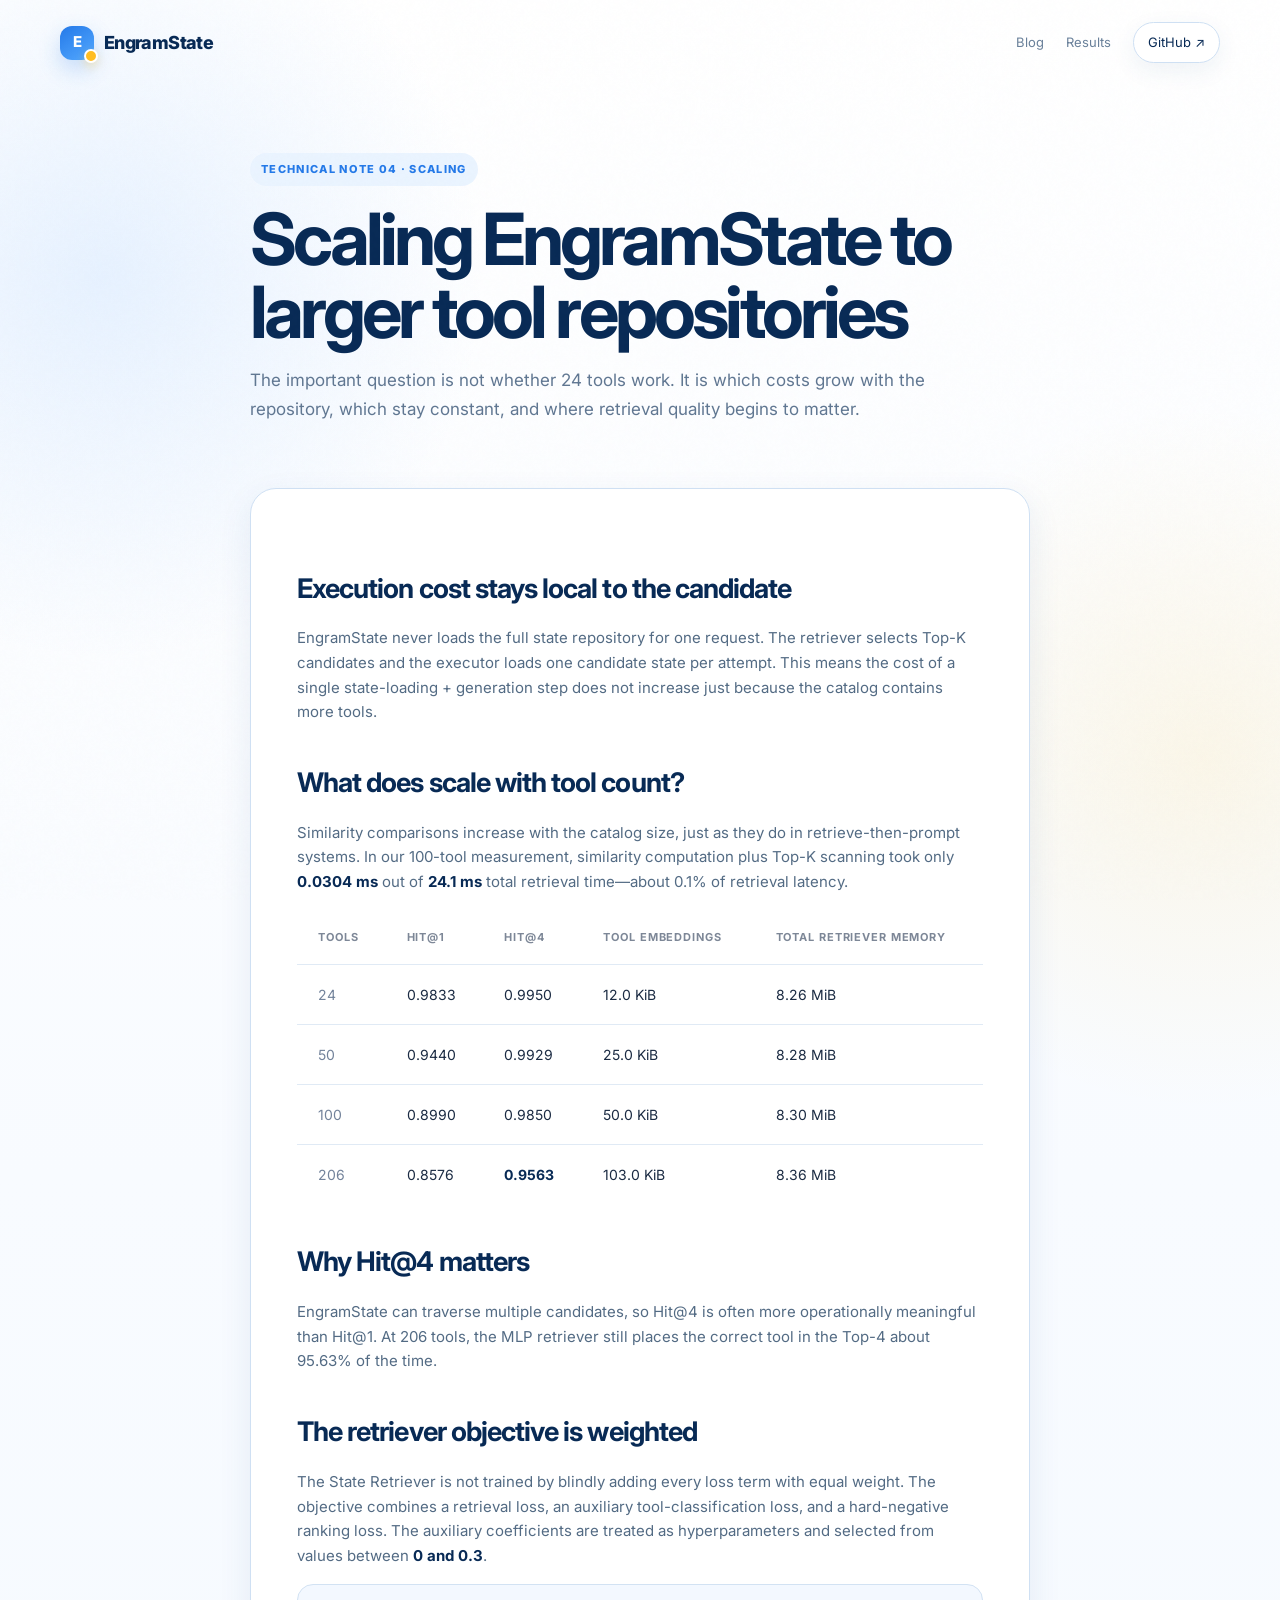
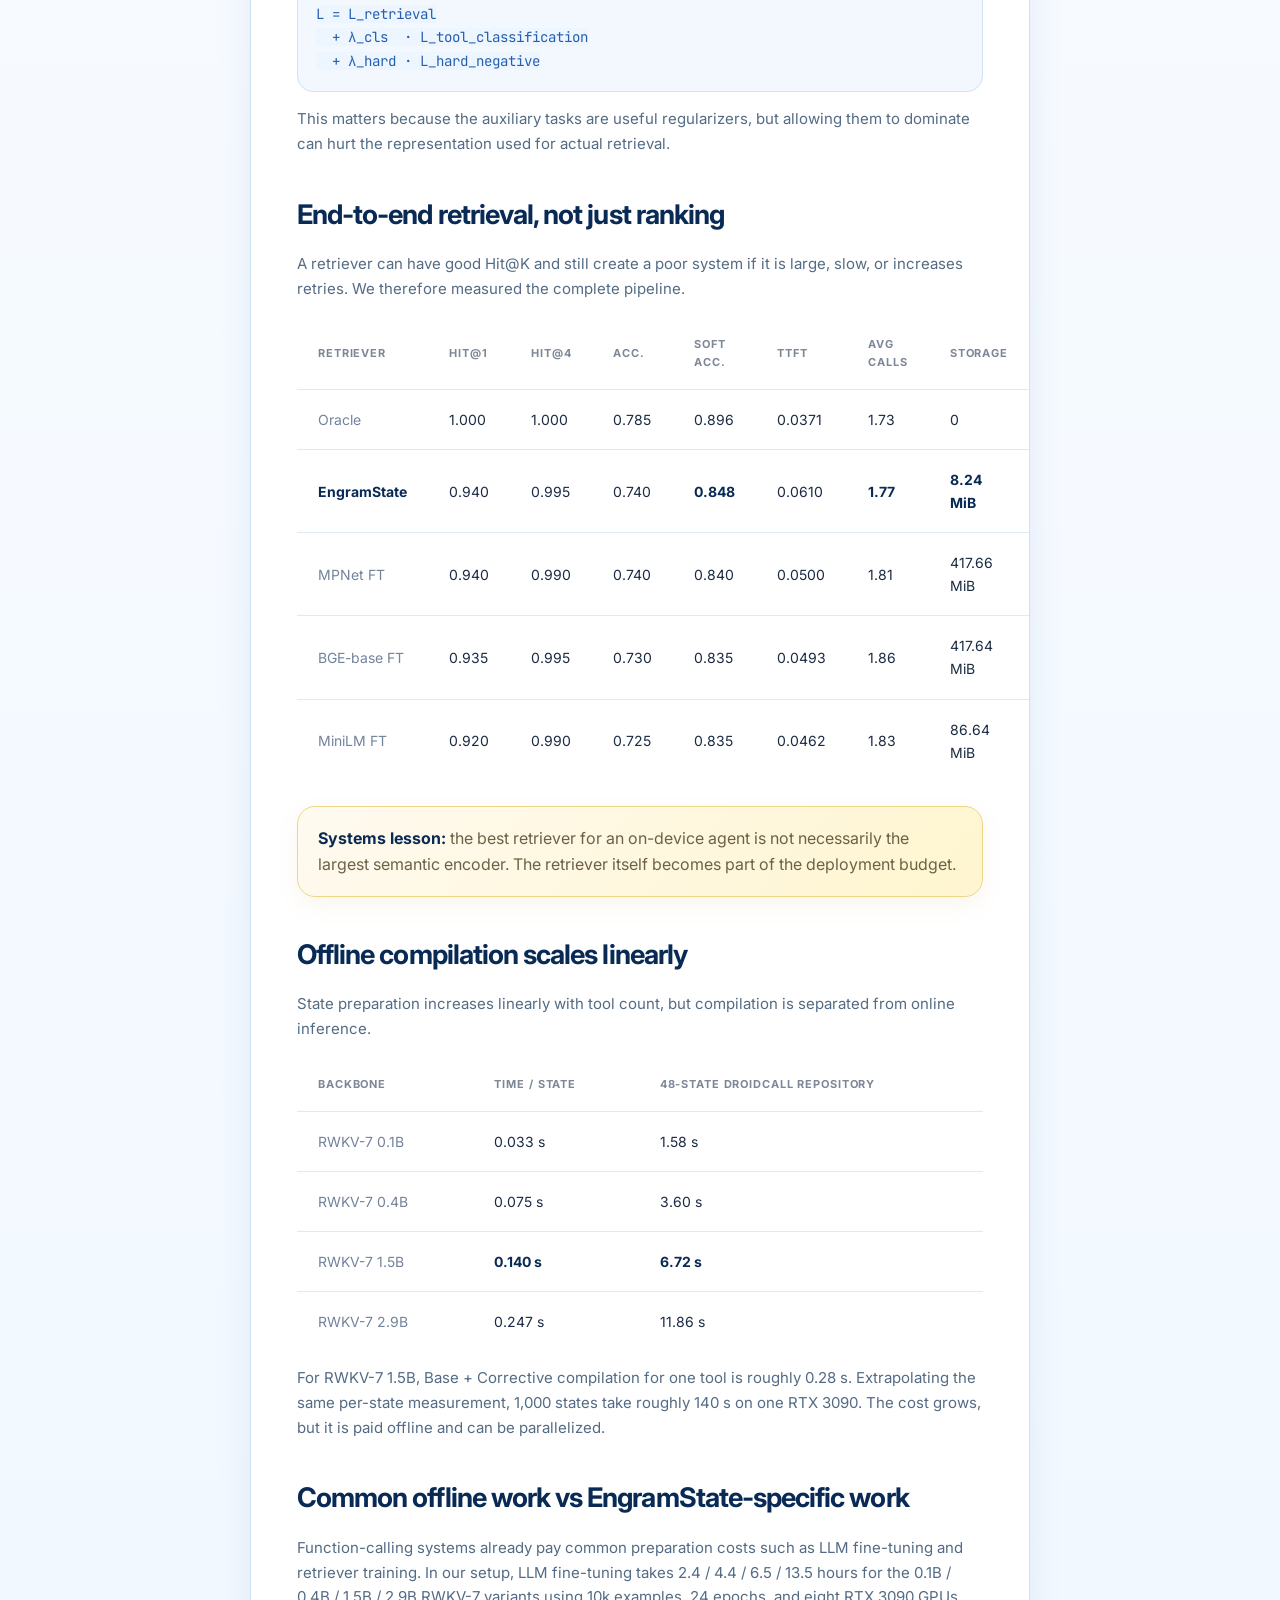
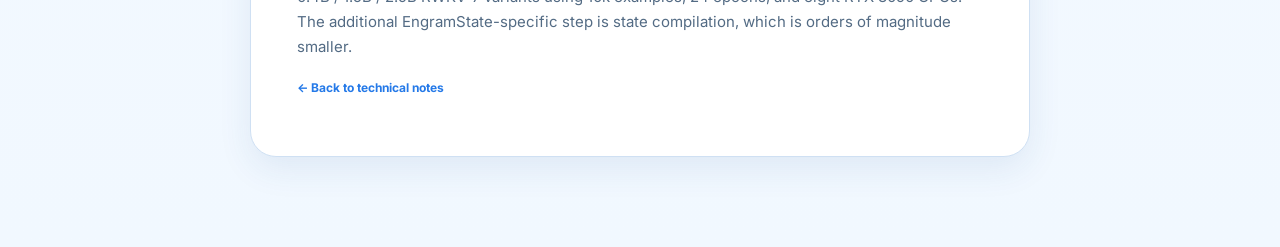
<file: docs/blog/scaling-retrieval.html>
<!doctype html>
<html lang="en"><head><meta charset="utf-8"><meta name="viewport" content="width=device-width,initial-scale=1"><title>Scaling EngramState to larger tool repositories</title><link rel="preconnect" href="https://fonts.googleapis.com"><link rel="preconnect" href="https://fonts.gstatic.com" crossorigin><link href="https://fonts.googleapis.com/css2?family=Inter:wght@400;500;600;700;800&family=JetBrains+Mono:wght@400;500;600&display=swap" rel="stylesheet"><link rel="stylesheet" href="../style.css"><link rel="stylesheet" href="../brand.css"></head><body><div class="noise"></div><header class="nav shell"><a class="brand" href="../"><span class="brand-mark">E</span> EngramState</a><nav><a href="./">Blog</a><a href="../#results">Results</a><a class="github" href="https://github.com/Agent-SK/ES">GitHub ↗</a></nav></header><main><section class="article-hero article-shell"><div class="article-meta">Technical note 04 · Scaling</div><h1>Scaling EngramState to larger tool repositories</h1><p>The important question is not whether 24 tools work. It is which costs grow with the repository, which stay constant, and where retrieval quality begins to matter.</p></section><article class="article-card article-shell">
<h2>Execution cost stays local to the candidate</h2><p>EngramState never loads the full state repository for one request. The retriever selects Top-K candidates and the executor loads one candidate state per attempt. This means the cost of a single state-loading + generation step does not increase just because the catalog contains more tools.</p>
<h2>What does scale with tool count?</h2><p>Similarity comparisons increase with the catalog size, just as they do in retrieve-then-prompt systems. In our 100-tool measurement, similarity computation plus Top-K scanning took only <strong>0.0304 ms</strong> out of <strong>24.1 ms</strong> total retrieval time—about 0.1% of retrieval latency.</p>
<table class="comparison-table"><thead><tr><th>Tools</th><th>Hit@1</th><th>Hit@4</th><th>Tool embeddings</th><th>Total retriever memory</th></tr></thead><tbody><tr><td>24</td><td>0.9833</td><td>0.9950</td><td>12.0 KiB</td><td>8.26 MiB</td></tr><tr><td>50</td><td>0.9440</td><td>0.9929</td><td>25.0 KiB</td><td>8.28 MiB</td></tr><tr><td>100</td><td>0.8990</td><td>0.9850</td><td>50.0 KiB</td><td>8.30 MiB</td></tr><tr><td>206</td><td>0.8576</td><td><strong>0.9563</strong></td><td>103.0 KiB</td><td>8.36 MiB</td></tr></tbody></table>
<h2>Why Hit@4 matters</h2><p>EngramState can traverse multiple candidates, so Hit@4 is often more operationally meaningful than Hit@1. At 206 tools, the MLP retriever still places the correct tool in the Top-4 about 95.63% of the time.</p>
<h2>The retriever objective is weighted</h2><p>The State Retriever is not trained by blindly adding every loss term with equal weight. The objective combines a retrieval loss, an auxiliary tool-classification loss, and a hard-negative ranking loss. The auxiliary coefficients are treated as hyperparameters and selected from values between <strong>0 and 0.3</strong>.</p>
<pre><code>L = L_retrieval
  + λ_cls  · L_tool_classification
  + λ_hard · L_hard_negative</code></pre>
<p>This matters because the auxiliary tasks are useful regularizers, but allowing them to dominate can hurt the representation used for actual retrieval.</p>
<h2>End-to-end retrieval, not just ranking</h2><p>A retriever can have good Hit@K and still create a poor system if it is large, slow, or increases retries. We therefore measured the complete pipeline.</p>
<table class="comparison-table"><thead><tr><th>Retriever</th><th>Hit@1</th><th>Hit@4</th><th>Acc.</th><th>Soft Acc.</th><th>TTFT</th><th>Avg calls</th><th>Storage</th></tr></thead><tbody><tr><td>Oracle</td><td>1.000</td><td>1.000</td><td>0.785</td><td>0.896</td><td>0.0371</td><td>1.73</td><td>0</td></tr><tr><td><strong>EngramState</strong></td><td>0.940</td><td>0.995</td><td>0.740</td><td><strong>0.848</strong></td><td>0.0610</td><td><strong>1.77</strong></td><td><strong>8.24 MiB</strong></td></tr><tr><td>MPNet FT</td><td>0.940</td><td>0.990</td><td>0.740</td><td>0.840</td><td>0.0500</td><td>1.81</td><td>417.66 MiB</td></tr><tr><td>BGE-base FT</td><td>0.935</td><td>0.995</td><td>0.730</td><td>0.835</td><td>0.0493</td><td>1.86</td><td>417.64 MiB</td></tr><tr><td>MiniLM FT</td><td>0.920</td><td>0.990</td><td>0.725</td><td>0.835</td><td>0.0462</td><td>1.83</td><td>86.64 MiB</td></tr></tbody></table>
<div class="article-callout"><strong>Systems lesson:</strong> the best retriever for an on-device agent is not necessarily the largest semantic encoder. The retriever itself becomes part of the deployment budget.</div>
<h2>Offline compilation scales linearly</h2><p>State preparation increases linearly with tool count, but compilation is separated from online inference.</p>
<table class="comparison-table"><thead><tr><th>Backbone</th><th>Time / state</th><th>48-state DroidCall repository</th></tr></thead><tbody><tr><td>RWKV-7 0.1B</td><td>0.033 s</td><td>1.58 s</td></tr><tr><td>RWKV-7 0.4B</td><td>0.075 s</td><td>3.60 s</td></tr><tr><td>RWKV-7 1.5B</td><td><strong>0.140 s</strong></td><td><strong>6.72 s</strong></td></tr><tr><td>RWKV-7 2.9B</td><td>0.247 s</td><td>11.86 s</td></tr></tbody></table>
<p>For RWKV-7 1.5B, Base + Corrective compilation for one tool is roughly 0.28 s. Extrapolating the same per-state measurement, 1,000 states take roughly 140 s on one RTX 3090. The cost grows, but it is paid offline and can be parallelized.</p>
<h2>Common offline work vs EngramState-specific work</h2><p>Function-calling systems already pay common preparation costs such as LLM fine-tuning and retriever training. In our setup, LLM fine-tuning takes 2.4 / 4.4 / 6.5 / 13.5 hours for the 0.1B / 0.4B / 1.5B / 2.9B RWKV-7 variants using 10k examples, 24 epochs, and eight RTX 3090 GPUs. The additional EngramState-specific step is state compilation, which is orders of magnitude smaller.</p>
<p><a class="back-link" href="./">← Back to technical notes</a></p></article></main></body></html>
</file>
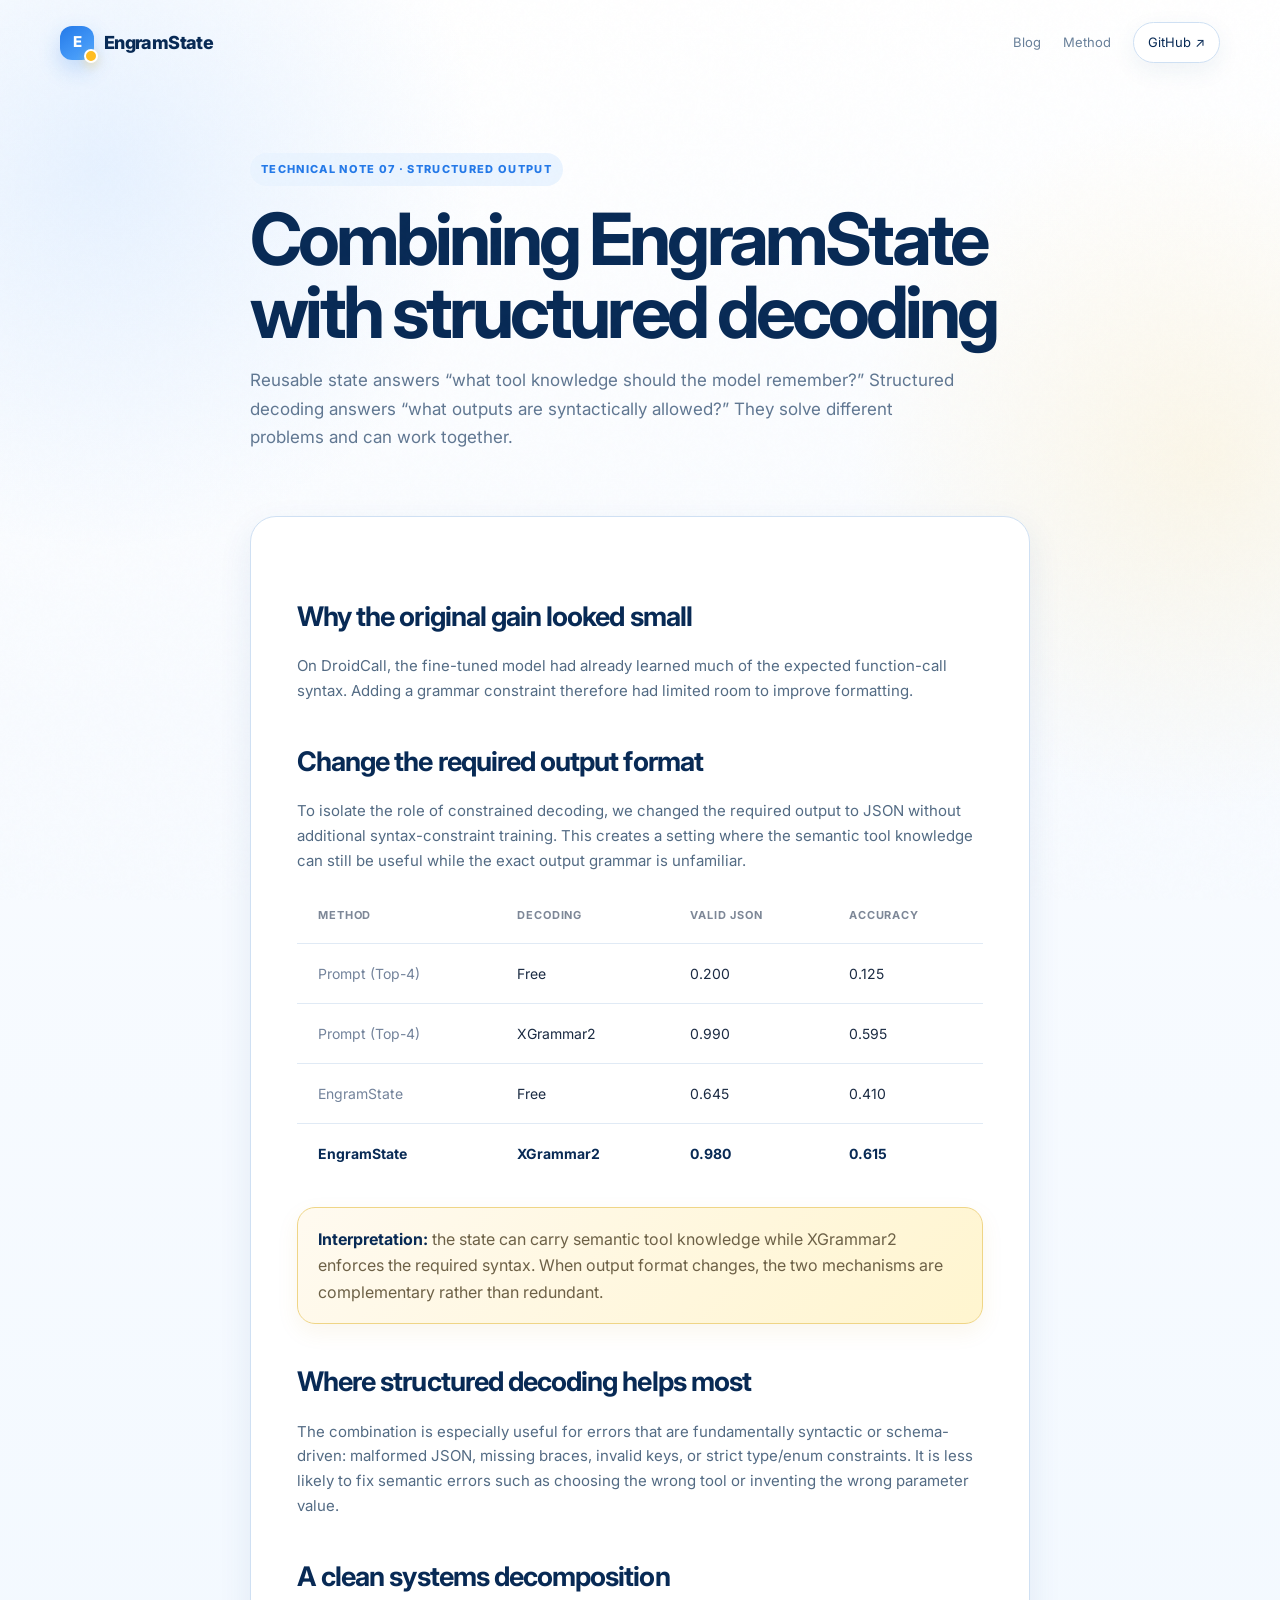
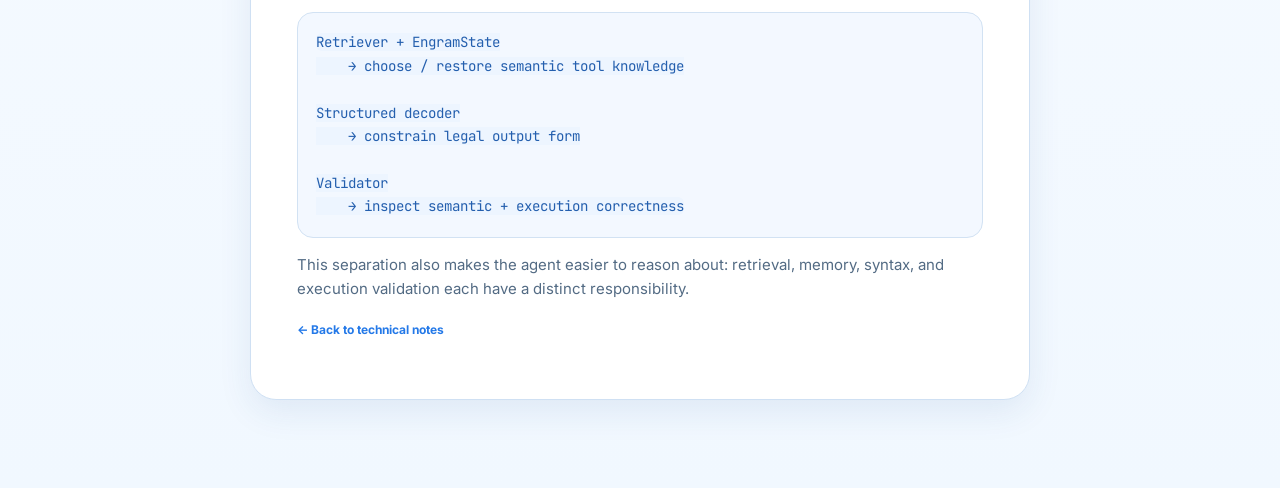
<file: docs/blog/structured-decoding.html>
<!doctype html>
<html lang="en"><head><meta charset="utf-8"><meta name="viewport" content="width=device-width,initial-scale=1"><title>Combining EngramState with structured decoding</title><link rel="preconnect" href="https://fonts.googleapis.com"><link rel="preconnect" href="https://fonts.gstatic.com" crossorigin><link href="https://fonts.googleapis.com/css2?family=Inter:wght@400;500;600;700;800&family=JetBrains+Mono:wght@400;500;600&display=swap" rel="stylesheet"><link rel="stylesheet" href="../style.css"><link rel="stylesheet" href="../brand.css"></head><body><div class="noise"></div><header class="nav shell"><a class="brand" href="../"><span class="brand-mark">E</span> EngramState</a><nav><a href="./">Blog</a><a href="../#method">Method</a><a class="github" href="https://github.com/Agent-SK/ES">GitHub ↗</a></nav></header><main><section class="article-hero article-shell"><div class="article-meta">Technical note 07 · Structured output</div><h1>Combining EngramState with structured decoding</h1><p>Reusable state answers “what tool knowledge should the model remember?” Structured decoding answers “what outputs are syntactically allowed?” They solve different problems and can work together.</p></section><article class="article-card article-shell">
<h2>Why the original gain looked small</h2><p>On DroidCall, the fine-tuned model had already learned much of the expected function-call syntax. Adding a grammar constraint therefore had limited room to improve formatting.</p>
<h2>Change the required output format</h2><p>To isolate the role of constrained decoding, we changed the required output to JSON without additional syntax-constraint training. This creates a setting where the semantic tool knowledge can still be useful while the exact output grammar is unfamiliar.</p>
<table class="comparison-table"><thead><tr><th>Method</th><th>Decoding</th><th>Valid JSON</th><th>Accuracy</th></tr></thead><tbody><tr><td>Prompt (Top-4)</td><td>Free</td><td>0.200</td><td>0.125</td></tr><tr><td>Prompt (Top-4)</td><td>XGrammar2</td><td>0.990</td><td>0.595</td></tr><tr><td>EngramState</td><td>Free</td><td>0.645</td><td>0.410</td></tr><tr><td><strong>EngramState</strong></td><td><strong>XGrammar2</strong></td><td><strong>0.980</strong></td><td><strong>0.615</strong></td></tr></tbody></table>
<div class="article-callout"><strong>Interpretation:</strong> the state can carry semantic tool knowledge while XGrammar2 enforces the required syntax. When output format changes, the two mechanisms are complementary rather than redundant.</div>
<h2>Where structured decoding helps most</h2><p>The combination is especially useful for errors that are fundamentally syntactic or schema-driven: malformed JSON, missing braces, invalid keys, or strict type/enum constraints. It is less likely to fix semantic errors such as choosing the wrong tool or inventing the wrong parameter value.</p>
<h2>A clean systems decomposition</h2><pre><code>Retriever + EngramState
    → choose / restore semantic tool knowledge

Structured decoder
    → constrain legal output form

Validator
    → inspect semantic + execution correctness</code></pre>
<p>This separation also makes the agent easier to reason about: retrieval, memory, syntax, and execution validation each have a distinct responsibility.</p>
<p><a class="back-link" href="./">← Back to technical notes</a></p></article></main></body></html>
</file>
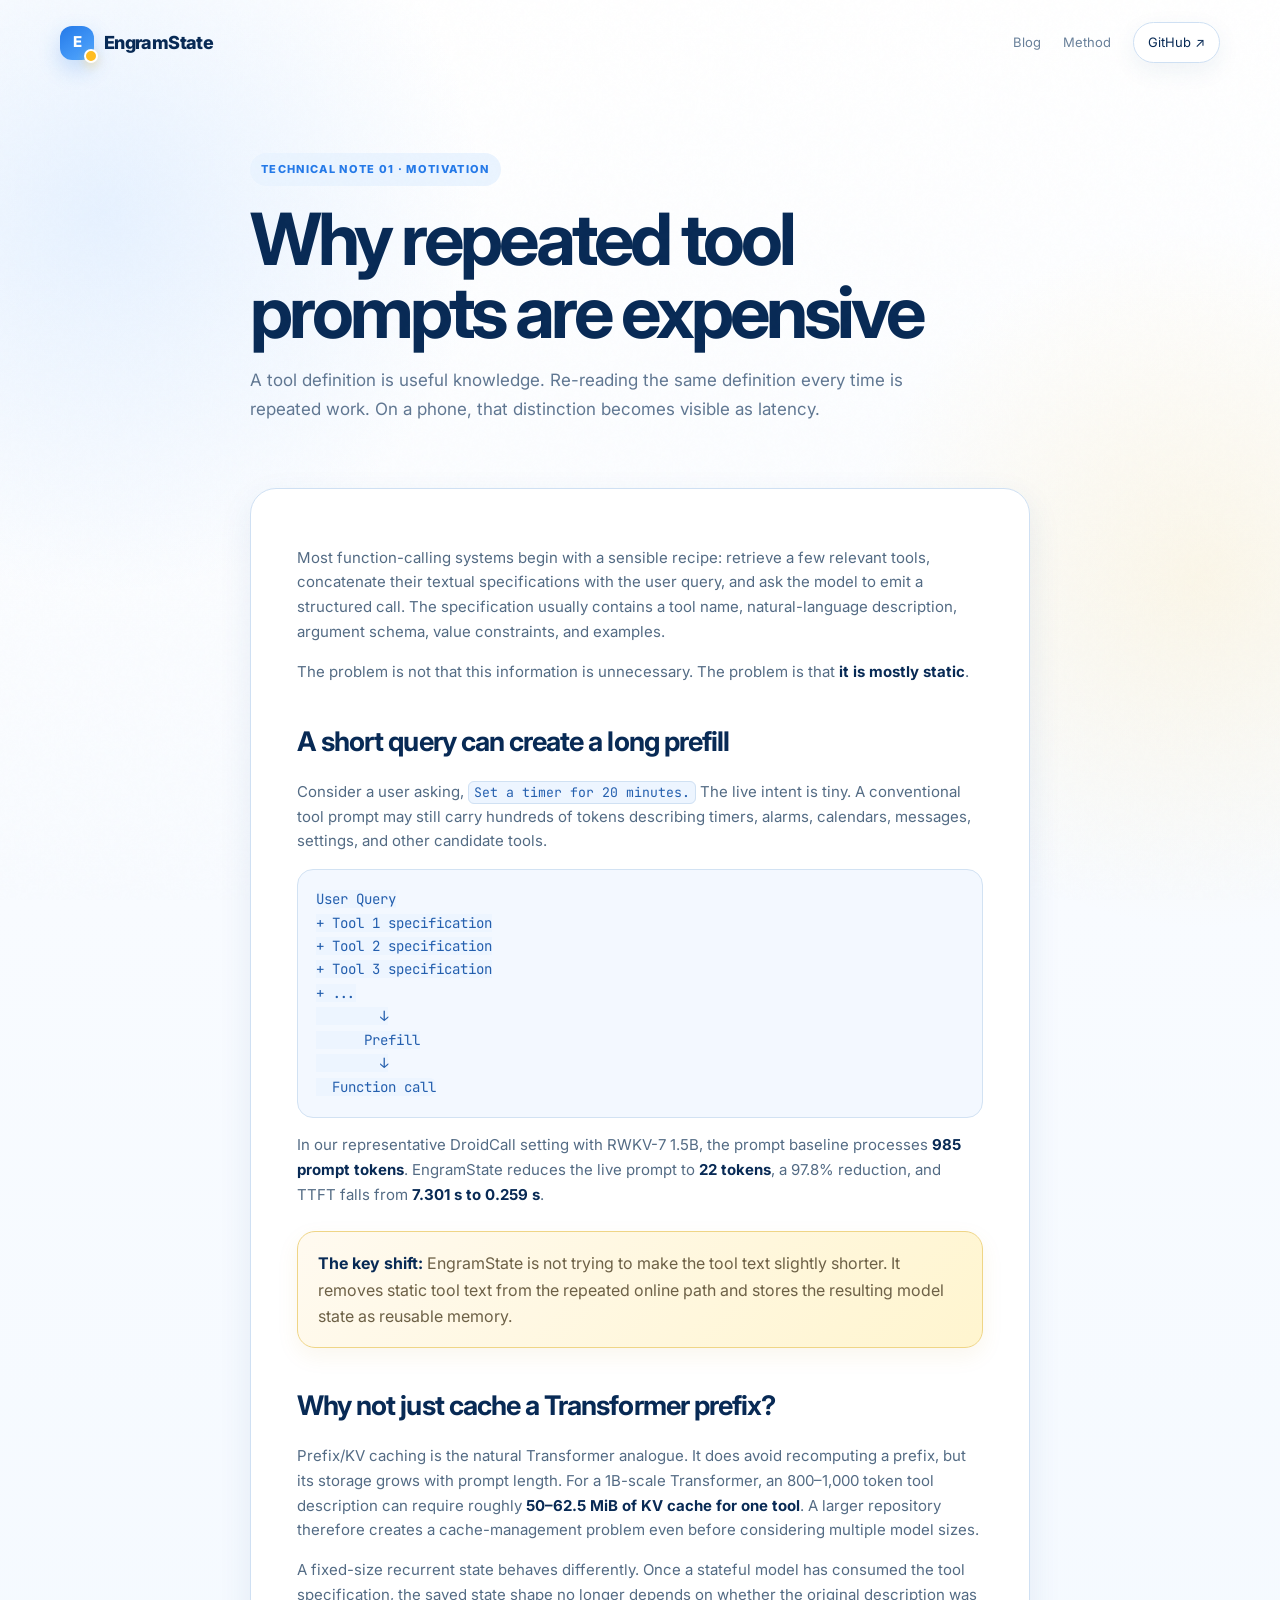
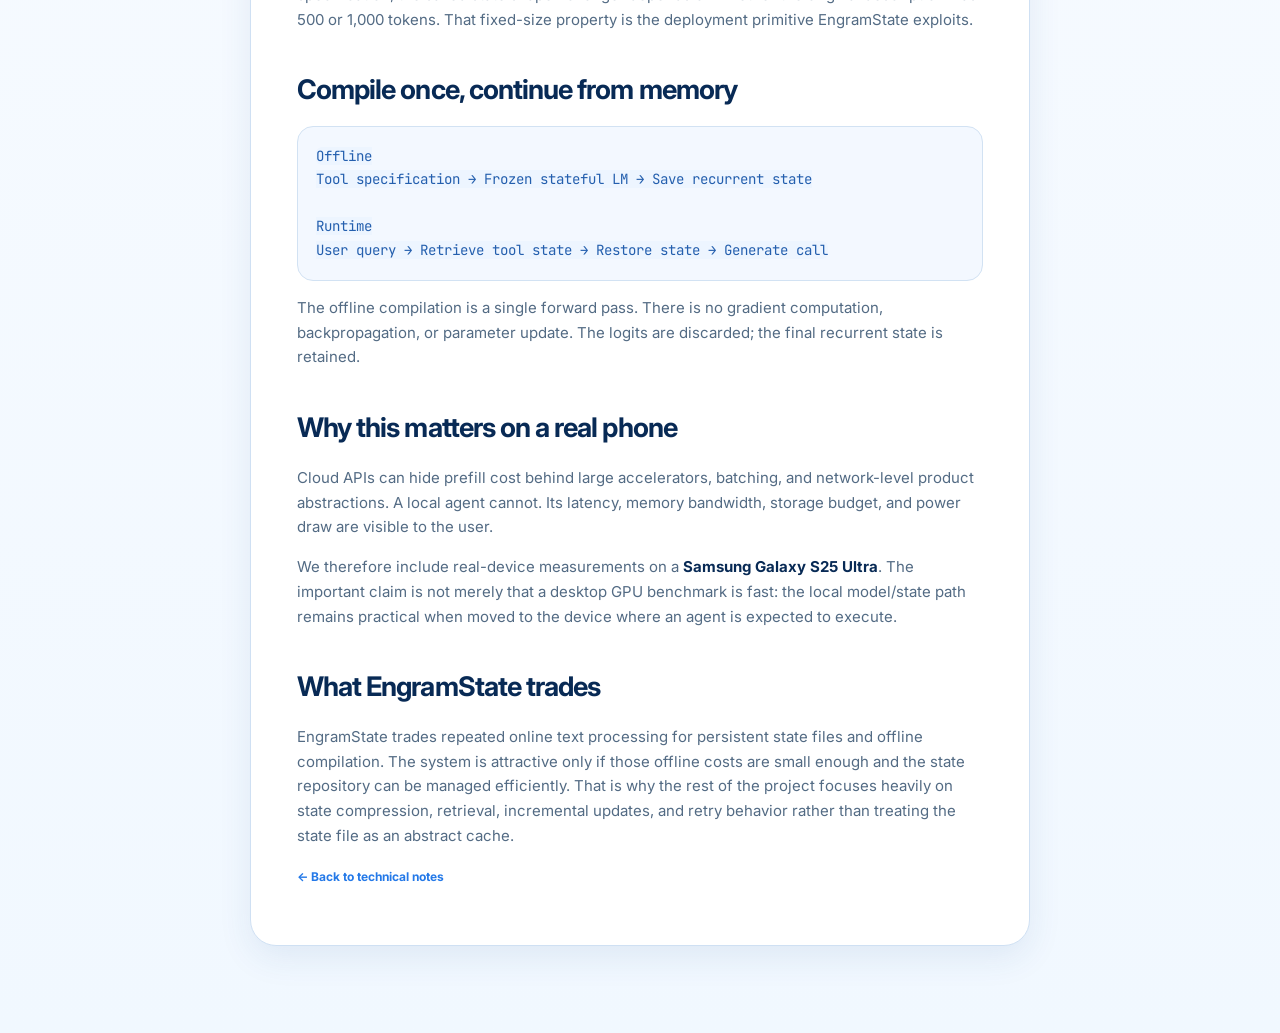
<file: docs/blog/why-reusable-states.html>
<!doctype html>
<html lang="en"><head><meta charset="utf-8"><meta name="viewport" content="width=device-width,initial-scale=1"><title>Why repeated tool prompts are expensive · EngramState</title><link rel="preconnect" href="https://fonts.googleapis.com"><link rel="preconnect" href="https://fonts.gstatic.com" crossorigin><link href="https://fonts.googleapis.com/css2?family=Inter:wght@400;500;600;700;800&family=JetBrains+Mono:wght@400;500;600&display=swap" rel="stylesheet"><link rel="stylesheet" href="../style.css"><link rel="stylesheet" href="../brand.css"></head><body><div class="noise"></div><header class="nav shell"><a class="brand" href="../"><span class="brand-mark">E</span> EngramState</a><nav><a href="./">Blog</a><a href="../#method">Method</a><a class="github" href="https://github.com/Agent-SK/ES">GitHub ↗</a></nav></header><main>
<section class="article-hero article-shell"><div class="article-meta">Technical note 01 · Motivation</div><h1>Why repeated tool prompts are expensive</h1><p>A tool definition is useful knowledge. Re-reading the same definition every time is repeated work. On a phone, that distinction becomes visible as latency.</p></section>
<article class="article-card article-shell">
<p>Most function-calling systems begin with a sensible recipe: retrieve a few relevant tools, concatenate their textual specifications with the user query, and ask the model to emit a structured call. The specification usually contains a tool name, natural-language description, argument schema, value constraints, and examples.</p>
<p>The problem is not that this information is unnecessary. The problem is that <strong>it is mostly static</strong>.</p>
<h2>A short query can create a long prefill</h2>
<p>Consider a user asking, <code>Set a timer for 20 minutes.</code> The live intent is tiny. A conventional tool prompt may still carry hundreds of tokens describing timers, alarms, calendars, messages, settings, and other candidate tools.</p>
<pre><code>User Query
+ Tool 1 specification
+ Tool 2 specification
+ Tool 3 specification
+ ...
        ↓
      Prefill
        ↓
  Function call</code></pre>
<p>In our representative DroidCall setting with RWKV-7 1.5B, the prompt baseline processes <strong>985 prompt tokens</strong>. EngramState reduces the live prompt to <strong>22 tokens</strong>, a 97.8% reduction, and TTFT falls from <strong>7.301 s to 0.259 s</strong>.</p>
<div class="article-callout"><strong>The key shift:</strong> EngramState is not trying to make the tool text slightly shorter. It removes static tool text from the repeated online path and stores the resulting model state as reusable memory.</div>
<h2>Why not just cache a Transformer prefix?</h2>
<p>Prefix/KV caching is the natural Transformer analogue. It does avoid recomputing a prefix, but its storage grows with prompt length. For a 1B-scale Transformer, an 800–1,000 token tool description can require roughly <strong>50–62.5 MiB of KV cache for one tool</strong>. A larger repository therefore creates a cache-management problem even before considering multiple model sizes.</p>
<p>A fixed-size recurrent state behaves differently. Once a stateful model has consumed the tool specification, the saved state shape no longer depends on whether the original description was 500 or 1,000 tokens. That fixed-size property is the deployment primitive EngramState exploits.</p>
<h2>Compile once, continue from memory</h2>
<pre><code>Offline
Tool specification → Frozen stateful LM → Save recurrent state

Runtime
User query → Retrieve tool state → Restore state → Generate call</code></pre>
<p>The offline compilation is a single forward pass. There is no gradient computation, backpropagation, or parameter update. The logits are discarded; the final recurrent state is retained.</p>
<h2>Why this matters on a real phone</h2>
<p>Cloud APIs can hide prefill cost behind large accelerators, batching, and network-level product abstractions. A local agent cannot. Its latency, memory bandwidth, storage budget, and power draw are visible to the user.</p>
<p>We therefore include real-device measurements on a <strong>Samsung Galaxy S25 Ultra</strong>. The important claim is not merely that a desktop GPU benchmark is fast: the local model/state path remains practical when moved to the device where an agent is expected to execute.</p>
<h2>What EngramState trades</h2>
<p>EngramState trades repeated online text processing for persistent state files and offline compilation. The system is attractive only if those offline costs are small enough and the state repository can be managed efficiently. That is why the rest of the project focuses heavily on state compression, retrieval, incremental updates, and retry behavior rather than treating the state file as an abstract cache.</p>
<p><a class="back-link" href="./">← Back to technical notes</a></p>
</article></main></body></html>
</file>
<file: docs/style.css>
:root{--bg:#f4f8ff;--bg2:#eef4ff;--text:#10223d;--muted:#607089;--line:#d8e2f0;--card:#ffffffcc;--card-solid:#ffffff;--blue:#4f6ef7;--blue-soft:#eaf0ff;--purple:#8a66ff;--green:#25a36f;--green-soft:#ebfbf3;--shadow:0 22px 56px rgba(76,107,166,.12)}*{box-sizing:border-box}html{scroll-behavior:smooth}body{margin:0;font-family:Inter,system-ui,-apple-system,BlinkMacSystemFont,"Segoe UI",sans-serif;background:radial-gradient(circle at top left,#f9fbff,transparent 28%),linear-gradient(180deg,var(--bg),#f8fbff 24%,var(--bg2));color:var(--text);line-height:1.65}.noise{position:fixed;inset:0;pointer-events:none;opacity:.03;background-image:url("data:image/svg+xml,%3Csvg viewBox='0 0 180 180' xmlns='http://www.w3.org/2000/svg'%3E%3Cfilter id='n'%3E%3CfeTurbulence type='fractalNoise' baseFrequency='.85' numOctaves='2' stitchTiles='stitch'/%3E%3C/filter%3E%3Crect width='100%25' height='100%25' filter='url(%23n)' opacity='.85'/%3E%3C/svg%3E")}.shell{width:min(1160px,calc(100% - 42px));margin:0 auto}.nav{display:flex;align-items:center;justify-content:space-between;padding:24px 0;position:relative;z-index:20}.brand{display:flex;align-items:center;gap:10px;font-size:18px;font-weight:800;color:var(--text);text-decoration:none;letter-spacing:-.035em}.brand-mark{display:grid;place-items:center;width:30px;height:30px;border-radius:9px;background:linear-gradient(145deg,#6a88ff,#92b4ff);color:#fff;font-size:15px;box-shadow:0 10px 24px rgba(79,110,247,.22)}.nav nav{display:flex;gap:22px;align-items:center}.nav nav a{font-size:13px;color:var(--muted);text-decoration:none;transition:.2s ease}.nav nav a:hover{color:var(--text)}.nav .github{padding:9px 14px;border:1px solid var(--line);border-radius:12px;color:var(--text);background:rgba(255,255,255,.78)}.hero{padding:92px 0 80px}.eyebrow,.section-kicker,.board-label,.mini-label{font-size:11px;font-weight:800;letter-spacing:.17em;color:#7690b2;text-transform:uppercase}.hero h1{font-size:clamp(52px,7.8vw,92px);line-height:.96;letter-spacing:-.068em;margin:20px 0 26px;max-width:1080px}.hero h1 span{background:linear-gradient(90deg,#3d6bff 0%,#8263ff 48%,#12a5d8 100%);-webkit-background-clip:text;background-clip:text;color:transparent}.lead{max-width:850px;font-size:20px;color:var(--muted);line-height:1.7}.cta-row{display:flex;gap:12px;margin:34px 0 48px;align-items:center;flex-wrap:wrap}.button{display:inline-block;text-decoration:none;padding:12px 17px;border-radius:12px;font-size:13px;font-weight:750;transition:.2s ease}.button:hover{transform:translateY(-1px)}.primary{background:var(--blue);color:#fff;box-shadow:0 12px 28px rgba(79,110,247,.22)}.secondary{border:1px solid var(--line);color:var(--text);background:rgba(255,255,255,.85)}.ghost{color:#7d8ca0;border:1px dashed #cad5e6;background:rgba(255,255,255,.55)}.disabled{cursor:default}.hero-metrics{display:grid;grid-template-columns:repeat(4,1fr);border:1px solid var(--line);background:linear-gradient(180deg,#ffffffd9,#f8fbffd9);box-shadow:var(--shadow);border-radius:20px;overflow:hidden;margin:0 0 18px}.hero-metrics div{padding:22px 24px;border-right:1px solid var(--line)}.hero-metrics div:last-child{border-right:0}.hero-metrics strong{display:block;font-size:28px;letter-spacing:-.045em}.hero-metrics span{display:block;color:#69809e;font-size:12px;margin-top:3px}.hero-card,.method-board,.demo-window,.feature-grid article,.results-grid article,.deployment-grid article,.posts article,.article-card,.comparison-table-wrap,.blog-card{background:linear-gradient(180deg,rgba(255,255,255,.92),rgba(255,255,255,.86));border:1px solid var(--line);border-radius:20px;box-shadow:var(--shadow);backdrop-filter:blur(10px)}.hero-card{padding:25px 28px}.lane{display:flex;align-items:center;gap:28px}.lane-label{width:118px;font-size:12px;color:#70839d;font-weight:700;flex:0 0 auto}.pipeline{display:flex;align-items:center;gap:10px;flex-wrap:wrap}.pipeline span,.pipeline strong{padding:8px 11px;border-radius:10px;background:#f5f8ff;border:1px solid #dbe4f4;font-size:12px}.pipeline strong{color:#294fce}.pipeline .hot{border-color:#f0cbd4;background:#fff7f9}.pipeline .cool{border-color:#cdd7ff;background:#eef3ff}.pipeline i,.pipeline b{font-style:normal;color:#7d8ca0}.divider{height:1px;background:var(--line);margin:18px 0}.section{padding:94px 0}.section h2,.closing h2{font-size:clamp(38px,5vw,60px);letter-spacing:-.052em;line-height:1.04;margin:14px 0 18px}.section-copy{max-width:790px;color:var(--muted);font-size:17px}.section-heading-row{display:flex;justify-content:space-between;align-items:flex-end;gap:60px}.section-heading-row .section-copy{max-width:520px;margin-bottom:22px}.feature-grid{display:grid;grid-template-columns:repeat(3,1fr);gap:14px;margin-top:38px}.feature-grid article{padding:28px}.feature-grid .icon{display:grid;place-items:center;width:38px;height:38px;border-radius:11px;border:1px solid #d4dff0;color:#4564d8;font-family:"JetBrains Mono",monospace;font-size:12px;background:#f8fbff}.feature-grid h3{font-size:17px;margin:17px 0 8px}.feature-grid p{margin:0;color:#74859b;font-size:14px}.method-board{display:grid;grid-template-columns:1fr 1fr;gap:0;margin-top:38px;overflow:hidden}.offline-column,.runtime-column{padding:30px}.offline-column{border-right:1px solid var(--line)}.board-label{margin-bottom:20px}.spec-card,.state-card,.flow-node{padding:15px 16px;border-radius:14px;border:1px solid #d7e0ee;background:#f8fbff}.spec-card span,.state-card span{display:block;font-weight:700;font-size:14px}.spec-card small,.state-card small,.flow-node small{display:block;color:#76869c;font-size:11px;margin-top:4px}.spec-card.muted{margin-top:16px;background:#f6f9fe}.state-card.base{border-color:#c8d5ff;background:#edf2ff}.state-card.corrective{border-color:#dcccf7;background:#f7f2ff}.small-arrow,.arrow{text-align:center;color:#7e8da0;font-size:12px;padding:8px}.flow-node{text-align:center;font-weight:700;font-size:14px}.flow-node.query{background:#f8fbff}.flow-node.accent{border-color:#c6d5ff;background:#edf2ff}.flow-node.success{border-color:#bfe8d2;background:#effbf5}.corrective-node{border-color:#dcccf7;background:#f7f2ff}.fork{display:flex;justify-content:space-around;color:#7c8594;font-size:11px;padding:10px 0}.runtime-bottom{display:grid;grid-template-columns:1fr 1fr;gap:12px}.comparison-table-wrap{overflow:auto;margin-top:38px}.comparison-table{width:100%;border-collapse:collapse;min-width:620px}.comparison-table th,.comparison-table td{text-align:left;padding:18px 21px;border-bottom:1px solid var(--line);font-size:14px}.comparison-table tr:last-child td{border-bottom:0}.comparison-table th{font-size:11px;letter-spacing:.08em;text-transform:uppercase;color:#7d8797}.comparison-table td:first-child{color:#73839b}.comparison-table td{color:#1b2b43}.comparison-table .win{color:#244bcf;font-weight:700}.comparison-table .win small{color:#6f84d8;margin-left:8px;font-weight:600}.results-grid{display:grid;grid-template-columns:repeat(3,1fr);gap:14px;margin-top:16px}.results-grid article{padding:25px}.results-grid strong{display:block;font-size:27px;letter-spacing:-.04em;margin:12px 0 8px}.results-grid p{margin:0;color:#74859b;font-size:13px}.demo-note{font-size:12px;color:#6b7d93;margin:14px 4px 0}.deployment-grid{display:grid;grid-template-columns:repeat(2,1fr);gap:14px;margin-top:36px}.deployment-grid article{padding:27px}.deployment-grid h3{margin:0 0 9px;font-size:17px}.deployment-grid p{margin:0;color:#74859b;font-size:14px}.text-link{color:#3a5fe9;text-decoration:none;font-size:13px;margin-bottom:24px}.posts{display:grid;grid-template-columns:repeat(3,1fr);gap:14px;margin-top:32px}.posts>a{text-decoration:none;color:inherit}.posts article{padding:25px;height:100%;transition:.2s ease}.posts article:hover{transform:translateY(-3px);border-color:#cad8ee}.posts time{font-size:10px;color:#77889f;text-transform:uppercase;letter-spacing:.13em}.posts h3{font-size:17px;line-height:1.35;margin:13px 0 9px}.posts p{color:#7a8ba0;font-size:13px;margin:0 0 18px}.posts span{font-size:12px;color:#5472e0}.closing{padding:78px 0 82px;border-top:1px solid #dce6f2;display:flex;justify-content:space-between;align-items:flex-end;gap:50px}.closing h2{margin-bottom:0}.closing .cta-row{margin:0;justify-content:flex-end}footer{padding:32px 0 56px;border-top:1px solid #dce6f2;display:flex;justify-content:space-between;gap:30px;color:#6f8098;font-size:12px}footer div{display:flex;gap:12px;flex-wrap:wrap}footer b{color:var(--text)}.blog-hero{padding:72px 0 46px}.blog-hero h1,.article-hero h1{font-size:clamp(44px,6vw,72px);line-height:1.02;letter-spacing:-.055em;margin:16px 0 18px}.blog-hero p,.article-hero p{max-width:720px;color:#7b8da4;font-size:17px}.blog-list{display:grid;gap:14px;padding:20px 0 90px}.blog-card{display:grid;grid-template-columns:170px 1fr auto;gap:25px;align-items:center;padding:24px 26px;text-decoration:none;color:inherit}.blog-card:hover{border-color:#cad8ee}.blog-card time{font-size:10px;letter-spacing:.13em;text-transform:uppercase;color:#73839b}.blog-card h2{font-size:20px;margin:0 0 5px;letter-spacing:-.025em}.blog-card p{margin:0;color:#7a8ba0;font-size:13px}.blog-card>span{color:#4f6ef7}.article-hero{padding:72px 0 30px}.article-shell{width:min(780px,calc(100% - 42px));margin:0 auto}.article-meta{font-size:11px;letter-spacing:.12em;text-transform:uppercase;color:#788293}.article-card{padding:38px 42px;margin:20px auto 90px}.article-card h2{font-size:27px;letter-spacing:-.035em;margin:36px 0 12px}.article-card h3{font-size:19px;margin:28px 0 10px}.article-card p,.article-card li{color:#516276;font-size:15px}.article-card strong{color:#10223d}.article-card code{font-family:"JetBrains Mono",monospace;background:#f4f8ff;border:1px solid #dbe4f4;border-radius:6px;padding:2px 5px;color:#3556d9;font-size:.88em}.article-card pre{overflow:auto;background:#f7faff;border:1px solid var(--line);border-radius:13px;padding:18px}.article-card pre code{border:0;background:none;padding:0}.article-callout{border-left:3px solid #6d86ef;background:#f1f5ff;padding:14px 17px;border-radius:0 10px 10px 0;color:#4f6079;margin:24px 0}.back-link{color:#5472e0;text-decoration:none;font-size:12px}@media(max-width:880px){.nav nav a:not(.github){display:none}.hero{padding-top:58px}.hero-metrics{grid-template-columns:repeat(2,1fr)}.hero-metrics div:nth-child(2){border-right:0}.hero-metrics div:nth-child(-n+2){border-bottom:1px solid var(--line)}.lane{align-items:flex-start;flex-direction:column;gap:10px}.lane-label{width:auto}.section-heading-row{display:block}.method-board{grid-template-columns:1fr}.offline-column{border-right:0;border-bottom:1px solid var(--line)}.feature-grid,.results-grid,.posts{grid-template-columns:1fr}.deployment-grid{grid-template-columns:1fr}.closing{display:block}.closing .cta-row{margin-top:28px;justify-content:flex-start}.blog-card{grid-template-columns:1fr;gap:8px}.blog-card>span{display:none}.article-card{padding:26px 22px}}@media(max-width:560px){.shell,.article-shell{width:min(100% - 28px,1160px)}.hero h1{font-size:48px}.hero-metrics{grid-template-columns:1fr}.hero-metrics div{border-right:0!important;border-bottom:1px solid var(--line)!important}.hero-metrics div:last-child{border-bottom:0!important}.hero-card{padding:20px}.pipeline{gap:7px}.section{padding:70px 0}.lead,.section-copy{font-size:15px}.runtime-bottom{grid-template-columns:1fr}.comparison-table .win small{display:block;margin:2px 0 0}.article-hero{padding-top:52px}footer{flex-direction:column}}
</file>
<file: docs/example.css>
.tool-example-grid{display:grid;grid-template-columns:1.15fr .85fr;gap:16px;margin:36px 0 12px}.tool-example{border:1px solid #d9e3f2;border-radius:20px;background:rgba(255,255,255,.9);box-shadow:0 18px 42px rgba(76,107,166,.09);overflow:hidden}.tool-example.baseline{border-top:3px solid #ef9caa}.tool-example.engram{border-top:3px solid #6685f5}.tool-example-head{padding:20px 22px 14px;border-bottom:1px solid #e3eaf4}.tool-example-label{display:block;font-size:10px;letter-spacing:.15em;font-weight:800;color:#7890ae;margin-bottom:7px}.tool-example-head h3{margin:0;font-size:19px;letter-spacing:-.025em}.tool-example-head p{margin:6px 0 0;color:#6d7f97;font-size:13px}.tool-example-query{margin:16px 20px 0;padding:12px 14px;border-radius:12px;background:#f4f7fd;border:1px solid #e0e7f2;font-size:13px;font-weight:650;color:#1f3451}.tool-spec-code{margin:14px 20px 0;padding:16px 17px;border-radius:14px;background:#f7f9fc;border:1px solid #e1e7f0;font:11px/1.58 "JetBrains Mono",monospace;color:#465a73;white-space:pre-wrap;overflow:auto}.tool-spec-code .spec-name{color:#3158d6;font-weight:700}.tool-spec-code .spec-key{color:#697d98}.tool-spec-code .spec-value{color:#182e4a}.tool-example-flow{padding:16px 20px 20px}.flow-line{display:flex;align-items:center;gap:8px;flex-wrap:wrap;font-size:11px;font-weight:700;color:#6a7c93}.flow-pill{padding:8px 10px;border-radius:10px;background:#f3f6fc;border:1px solid #dfe7f2;color:#304765}.flow-pill.hot{background:#fff4f6;border-color:#f2cdd4;color:#9c4d5a}.flow-pill.cool{background:#edf3ff;border-color:#cddaff;color:#3157c9}.tool-example-note{margin-top:11px;color:#75869c;font-size:11px}.runtime-stack{padding:18px 20px 20px;display:grid;gap:11px}.runtime-row{display:grid;grid-template-columns:88px 1fr;gap:12px;align-items:start}.runtime-row>span{font-size:10px;letter-spacing:.1em;font-weight:800;color:#7b8ea8;text-transform:uppercase;padding-top:9px}.runtime-card{padding:12px 14px;border-radius:12px;background:#f5f8fd;border:1px solid #dfe7f2;font-size:12px;color:#30465f}.runtime-card.state{background:#edf3ff;border-color:#cad8ff;color:#274bbf;font-family:"JetBrains Mono",monospace;font-weight:700}.runtime-card.call{background:#eefaf4;border-color:#cbe9d8;color:#1d7652;font-family:"JetBrains Mono",monospace;font-weight:700}.spec-card-detailed{text-align:left!important}.spec-card-detailed code{display:block;margin:11px 0 9px;padding:12px 13px;border-radius:10px;background:#fff;border:1px solid #dce5f1;font:10px/1.55 "JetBrains Mono",monospace;color:#435873;white-space:pre-wrap}.spec-card-detailed small{line-height:1.5}.flow-node.query small.query-example{font-family:"JetBrains Mono",monospace;color:#3157c9;background:#edf3ff;border:1px solid #d2defe;border-radius:8px;padding:5px 7px;margin:7px auto 0;width:max-content;max-width:100%}@media(max-width:880px){.tool-example-grid{grid-template-columns:1fr}}
</file>
<file: docs/brand.css>
:root{
  --es-navy:#082a55;
  --es-navy-2:#102f55;
  --es-blue:#2479e8;
  --es-blue-2:#4c9cff;
  --es-cyan:#73dff2;
  --es-yellow:#ffbd22;
  --es-yellow-soft:#fff6d8;
  --es-sky:#eef7ff;
  --es-sky-2:#f7fbff;
  --es-line:#cfe0f3;
  --es-muted:#607894;
  --es-shadow:0 24px 64px rgba(31,83,139,.13);
  --es-shadow-soft:0 12px 34px rgba(31,83,139,.09);
}

body{
  background:
    radial-gradient(circle at 8% 8%,rgba(76,156,255,.13),transparent 24rem),
    radial-gradient(circle at 94% 22%,rgba(255,189,34,.10),transparent 22rem),
    linear-gradient(180deg,#ffffff 0%,#f8fbff 34%,#f1f8ff 100%)!important;
  color:var(--es-navy)!important;
}

.noise{opacity:.018!important}

.nav{padding-top:22px!important}
.brand{color:var(--es-navy)!important;font-weight:800!important}
.brand-mark{
  position:relative;
  width:34px!important;height:34px!important;
  border-radius:12px!important;
  background:linear-gradient(145deg,var(--es-blue),#54a9ff)!important;
  box-shadow:0 9px 22px rgba(36,121,232,.24)!important;
  color:#fff!important;
}
.brand-mark:after{
  content:"";
  position:absolute;
  width:10px;height:10px;
  right:-4px;bottom:-3px;
  border-radius:999px;
  background:var(--es-yellow);
  border:2px solid #fff;
  box-shadow:0 4px 10px rgba(255,189,34,.28);
}
.nav nav a{color:#69809a!important}
.nav nav a:hover{color:var(--es-blue)!important}
.nav .github{
  background:#fff!important;
  border-color:var(--es-line)!important;
  color:var(--es-navy)!important;
  border-radius:999px!important;
  box-shadow:0 8px 24px rgba(34,80,133,.07);
}

/* Main hero */
.hero.hero-split{
  display:grid;
  grid-template-columns:minmax(0,.87fr) minmax(430px,1.13fr);
  gap:56px;
  align-items:center;
  padding:58px 0 34px!important;
}
.hero-copy{padding:28px 0 26px}
.hero-copy .eyebrow,
.section-kicker,.board-label,.mini-label{
  color:#6f8fb4!important;
  font-weight:800!important;
}
.hero-copy h1{
  max-width:650px!important;
  margin:18px 0 24px!important;
  font-size:clamp(50px,6.5vw,82px)!important;
  line-height:.96!important;
  letter-spacing:-.064em!important;
  color:var(--es-navy)!important;
}
.hero-copy h1 span{
  background:linear-gradient(90deg,var(--es-blue),#3f9af7 58%,#1d73df)!important;
  -webkit-background-clip:text!important;
  background-clip:text!important;
  color:transparent!important;
}
.hero-copy .lead{color:#607792!important;max-width:620px!important;font-size:18px!important}
.hero-copy .cta-row{margin:30px 0 20px!important}
.button.primary{
  background:linear-gradient(135deg,var(--es-blue),#3d91f2)!important;
  color:#fff!important;
  border-radius:14px!important;
  box-shadow:0 12px 26px rgba(36,121,232,.22)!important;
}
.button.secondary{
  background:#fff!important;
  color:var(--es-navy)!important;
  border-color:var(--es-line)!important;
  border-radius:14px!important;
}
.button.ghost{background:#fffdf7!important;border-color:#f0d58b!important;color:#7a6b43!important;border-radius:14px!important}
.hero-badges{display:flex;flex-wrap:wrap;gap:9px;margin-top:22px}
.hero-badge{
  display:inline-flex;align-items:center;gap:7px;
  padding:8px 11px;border:1px solid var(--es-line);border-radius:999px;
  background:rgba(255,255,255,.83);color:#5f7691;font-size:11px;font-weight:700;
}
.hero-badge:before{content:"";width:7px;height:7px;border-radius:50%;background:var(--es-blue)}
.hero-badge.yellow:before{background:var(--es-yellow)}

.hero-art-wrap{
  position:relative;
  min-width:0;
  padding:14px;
  border:1px solid #d9e6f4;
  border-radius:34px;
  background:linear-gradient(145deg,#fff 0%,#f5faff 70%,#edf7ff 100%);
  box-shadow:0 30px 80px rgba(22,70,124,.15);
  overflow:hidden;
  isolation:isolate;
}
.hero-art-wrap:before{
  content:"";position:absolute;z-index:-1;
  width:300px;height:300px;border-radius:50%;
  right:-80px;top:-100px;
  background:radial-gradient(circle,rgba(66,151,255,.25),rgba(66,151,255,0) 68%);
}
.hero-art-wrap:after{
  content:"";position:absolute;z-index:-1;
  width:220px;height:220px;border-radius:50%;
  left:-80px;bottom:-100px;
  background:radial-gradient(circle,rgba(255,189,34,.20),rgba(255,189,34,0) 68%);
}
.hero-art-wrap img[data-engram-art]{
  display:block;width:100%;aspect-ratio:1/1;object-fit:cover;
  border-radius:25px;opacity:0;transform:scale(.992);
  transition:opacity .35s ease,transform .55s cubic-bezier(.2,.8,.2,1);
}
.hero-art-wrap img[data-engram-art].engram-art-ready{opacity:1;transform:scale(1)}
.hero-art-note{
  position:absolute;left:28px;right:28px;bottom:25px;
  display:flex;justify-content:space-between;gap:12px;align-items:center;
  padding:10px 13px;border:1px solid rgba(207,224,243,.9);border-radius:14px;
  background:rgba(255,255,255,.87);backdrop-filter:blur(12px);
  color:#647d9a;font-size:10px;font-weight:700;
  box-shadow:0 8px 24px rgba(18,58,106,.08)
}
.hero-art-note strong{color:var(--es-navy);font-size:11px}
.engram-art-fallback .hero-art-wrap{min-height:520px;background:linear-gradient(145deg,#eaf5ff,#fff8df)}

.hero-after{padding:12px 0 64px}
.hero-metrics{
  border-color:var(--es-line)!important;
  border-radius:24px!important;
  background:#fff!important;
  box-shadow:var(--es-shadow-soft)!important;
}
.hero-metrics div{border-color:#e0ebf6!important}
.hero-metrics strong{color:var(--es-navy)!important}
.hero-metrics div:nth-child(2) strong{color:var(--es-blue)!important}
.hero-metrics div:nth-child(4) strong{color:#df9410!important}
.hero-card{
  border-color:var(--es-line)!important;
  border-radius:22px!important;
  background:#fff!important;
  box-shadow:var(--es-shadow-soft)!important;
}
.pipeline span,.pipeline strong{background:#f7fbff!important;border-color:#d8e7f6!important}
.pipeline .hot{background:#fff8f6!important;border-color:#f3d6ce!important}
.pipeline .cool{background:#eaf4ff!important;border-color:#bcd9fa!important}
.pipeline strong{color:var(--es-blue)!important}

/* Project sections */
.section h2,.closing h2{color:var(--es-navy)!important}
.section-copy{color:#607792!important}
.feature-grid article,.method-board,.comparison-table-wrap,.results-grid article,.deployment-grid article,.posts article,.article-card,.blog-card{
  border-color:var(--es-line)!important;
  background:#fff!important;
  box-shadow:var(--es-shadow-soft)!important;
}
.feature-grid article,.results-grid article,.deployment-grid article,.posts article,.blog-card{border-radius:22px!important}
.feature-grid .icon{background:#eef6ff!important;border-color:#c6ddf6!important;color:var(--es-blue)!important}
.feature-grid article:nth-child(2) .icon{background:var(--es-yellow-soft)!important;border-color:#f1d583!important;color:#b57b08!important}
.feature-grid article:nth-child(3) .icon{background:#eafeff!important;border-color:#bfe9ee!important;color:#148ca0!important}

.method-board{border-radius:28px!important;overflow:hidden!important}
.spec-card,.state-card,.flow-node{background:#f8fbff!important;border-color:#cfdef0!important}
.state-card.base,.flow-node.accent{background:#eaf3ff!important;border-color:#a8cdf8!important}
.state-card.corrective,.corrective-node{background:#fff8df!important;border-color:#efd27b!important}
.flow-node.success{background:#ecfbf4!important;border-color:#a6ddc2!important}
.offline-column{border-color:#dce8f4!important}
.comparison-table th,.comparison-table td{border-color:#e0eaf5!important}
.comparison-table .win{color:var(--es-blue)!important}
.results-grid article:nth-child(2){border-top:4px solid var(--es-blue)!important}
.results-grid article:nth-child(3){border-top:4px solid var(--es-yellow)!important}

/* Technical-note / blog visual language */
.blog-hero{padding:56px 0 34px!important}
.blog-hero-card{
  display:grid;grid-template-columns:minmax(0,1.05fr) minmax(280px,.75fr);
  align-items:center;gap:34px;
  padding:34px 34px 34px 42px;
  border:1px solid var(--es-line);border-radius:32px;
  background:
    radial-gradient(circle at 6% 0%,rgba(92,171,255,.14),transparent 22rem),
    linear-gradient(135deg,#fff 0%,#f5faff 70%,#fff9e7 100%);
  box-shadow:var(--es-shadow);
  overflow:hidden;
}
.blog-hero-copy h1{margin:14px 0 16px!important;color:var(--es-navy)!important}
.blog-hero-copy p{color:#607792!important;max-width:650px!important}
.blog-pill{
  display:inline-flex;align-items:center;gap:8px;padding:7px 11px;
  border-radius:999px;background:#eaf4ff;color:var(--es-blue);
  font-size:10px;font-weight:800;letter-spacing:.12em;text-transform:uppercase;
}
.blog-pill:before{content:"";width:8px;height:8px;border-radius:50%;background:var(--es-yellow);box-shadow:0 0 0 4px rgba(255,189,34,.13)}
.blog-hero-art{position:relative;min-height:290px;display:grid;place-items:center}
.blog-hero-art:before{content:"";position:absolute;width:260px;height:260px;border-radius:50%;background:linear-gradient(145deg,#dff1ff,#fff1b9);filter:blur(1px);opacity:.8}
.blog-hero-art img[data-engram-art]{position:relative;width:min(100%,330px);border-radius:28px;box-shadow:0 18px 50px rgba(25,66,114,.14);opacity:0;transition:opacity .35s ease,transform .45s ease;transform:rotate(1deg) translateY(5px)}
.blog-hero-art img[data-engram-art].engram-art-ready{opacity:1;transform:rotate(1deg) translateY(0)}

.blog-list{gap:17px!important}
.blog-card{
  grid-template-columns:120px 1fr 48px!important;
  padding:26px 29px!important;
  position:relative;overflow:hidden;transition:.22s ease!important;
}
.blog-card:before{content:"";position:absolute;left:0;top:0;bottom:0;width:5px;background:var(--es-blue)}
.blog-card:nth-child(2):before{background:var(--es-yellow)}
.blog-card:nth-child(3):before{background:var(--es-cyan)}
.blog-card:hover{transform:translateY(-3px)!important;border-color:#a9caee!important;box-shadow:0 20px 44px rgba(35,82,135,.13)!important}
.blog-card time{color:#7890aa!important;font-weight:800!important}
.blog-card h2{color:var(--es-navy)!important;font-size:21px!important}
.blog-card p{color:#6a8098!important}
.blog-card>span{width:36px;height:36px;border-radius:50%;display:grid;place-items:center;background:#edf5ff;color:var(--es-blue)!important;font-size:18px}
.blog-card:nth-child(2)>span{background:#fff6d8;color:#b9800d!important}
.blog-card:nth-child(3)>span{background:#e8fbff;color:#138ba0!important}

.article-hero{padding:66px 0 28px!important}
.article-meta{
  display:inline-flex;padding:7px 11px;border-radius:999px;
  color:var(--es-blue)!important;background:#eaf4ff;
  font-weight:800!important;
}
.article-hero h1{color:var(--es-navy)!important}
.article-hero p{color:#607792!important}
.article-card{border-radius:26px!important;padding:42px 46px!important}
.article-card p,.article-card li{color:#536b84!important}
.article-card h2,.article-card h3,.article-card strong{color:var(--es-navy)!important}
.article-card pre{background:#f3f8ff!important;border-color:#d2e2f3!important;border-radius:16px!important}
.article-card code{background:#edf5ff!important;border-color:#d0e1f3!important;color:#245fae!important}
.article-callout{
  border-left:0!important;border:1px solid #efd586!important;
  border-radius:18px!important;background:linear-gradient(135deg,#fffaf0,#fff5cf)!important;
  color:#6d6147!important;padding:18px 20px!important;
  box-shadow:0 8px 22px rgba(190,143,31,.08)
}
.back-link{color:var(--es-blue)!important;font-weight:700}
.text-link{color:var(--es-blue)!important}

.closing,footer{border-color:#dce8f4!important}
footer{color:#71859d!important}
footer b{color:var(--es-navy)!important}

@media(max-width:980px){
  .hero.hero-split{grid-template-columns:1fr;gap:28px;padding-top:38px!important}
  .hero-copy{padding-bottom:0}
  .hero-art-wrap{max-width:680px;margin:0 auto;width:100%}
  .blog-hero-card{grid-template-columns:1fr;padding:32px}
  .blog-hero-art{min-height:240px}
}
@media(max-width:680px){
  .hero-copy h1{font-size:48px!important}
  .hero-art-wrap{padding:9px;border-radius:25px}
  .hero-art-wrap img[data-engram-art]{border-radius:19px}
  .hero-art-note{left:18px;right:18px;bottom:18px}
  .hero-after{padding-bottom:44px}
  .blog-hero-card{padding:24px;border-radius:24px}
  .blog-card{grid-template-columns:1fr 40px!important;gap:8px!important}
  .blog-card time{grid-column:1/-1}
  .article-card{padding:28px 23px!important}
}
</file>
